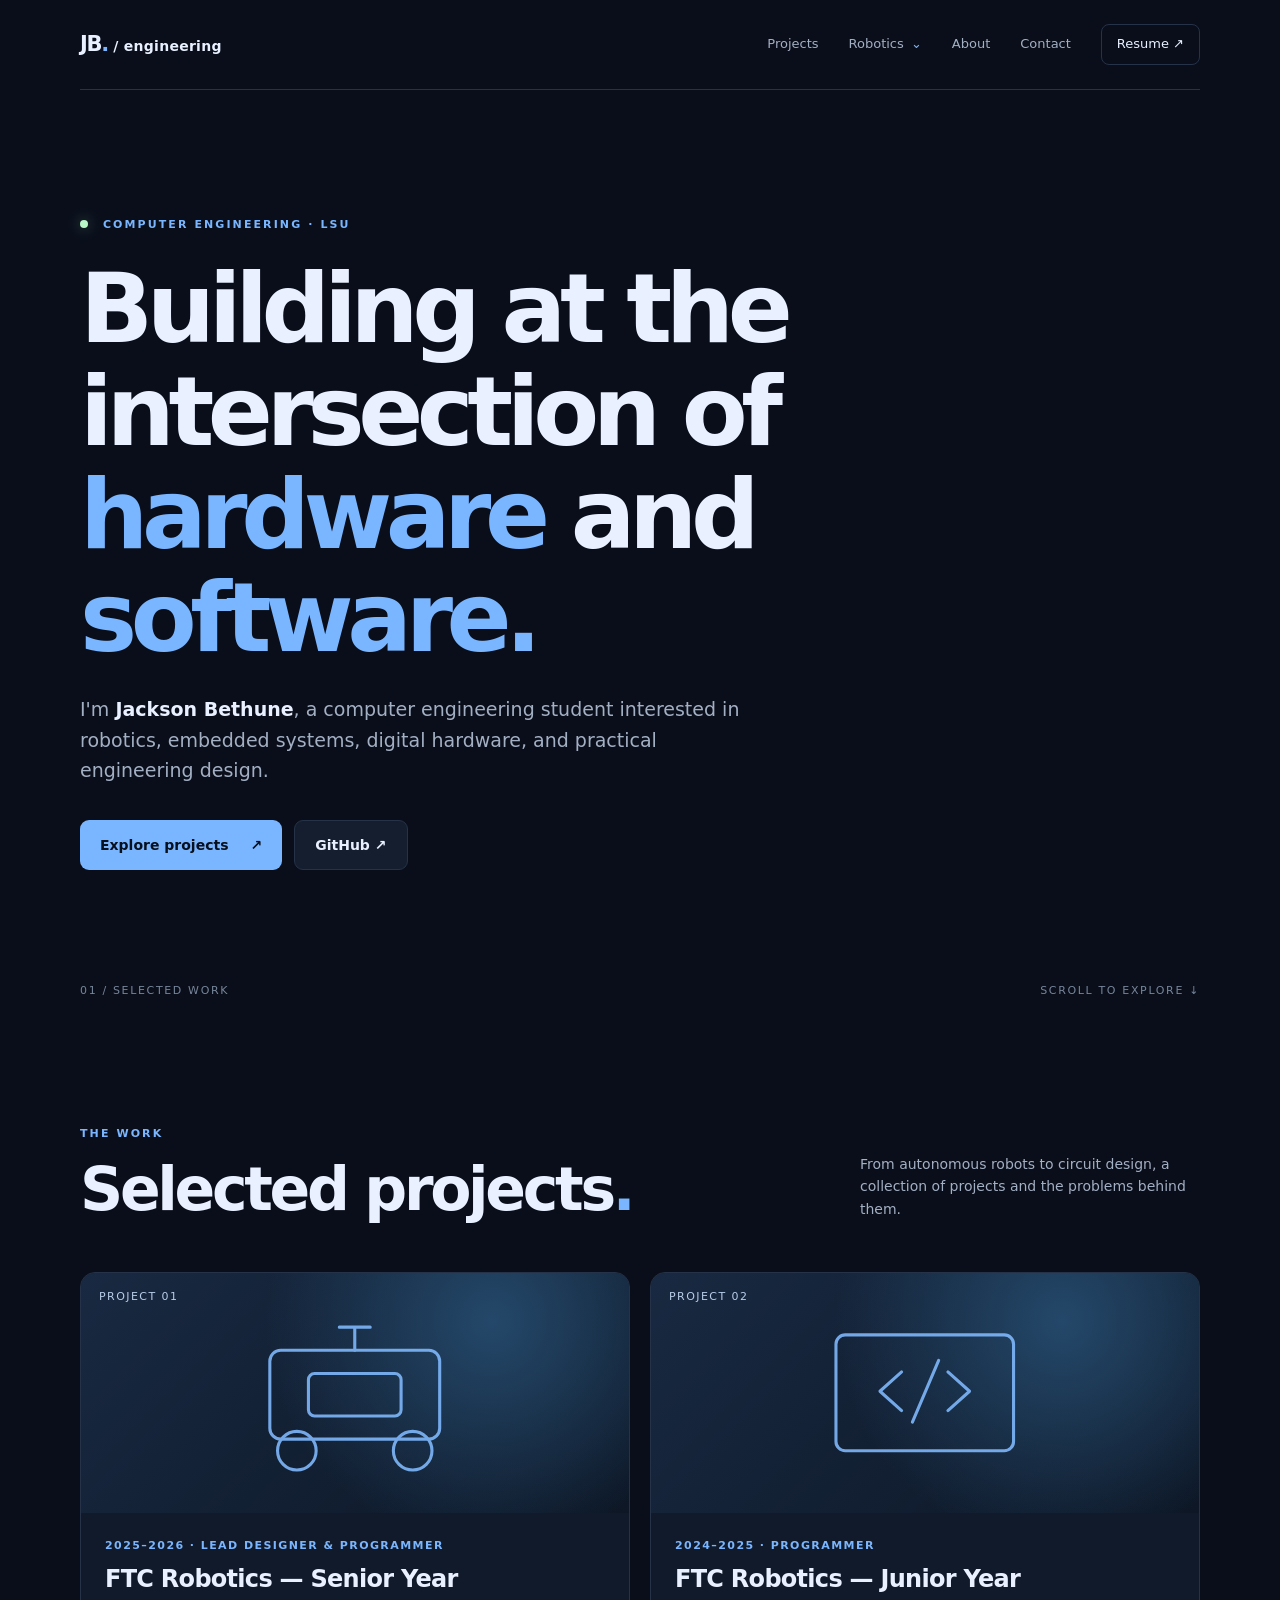
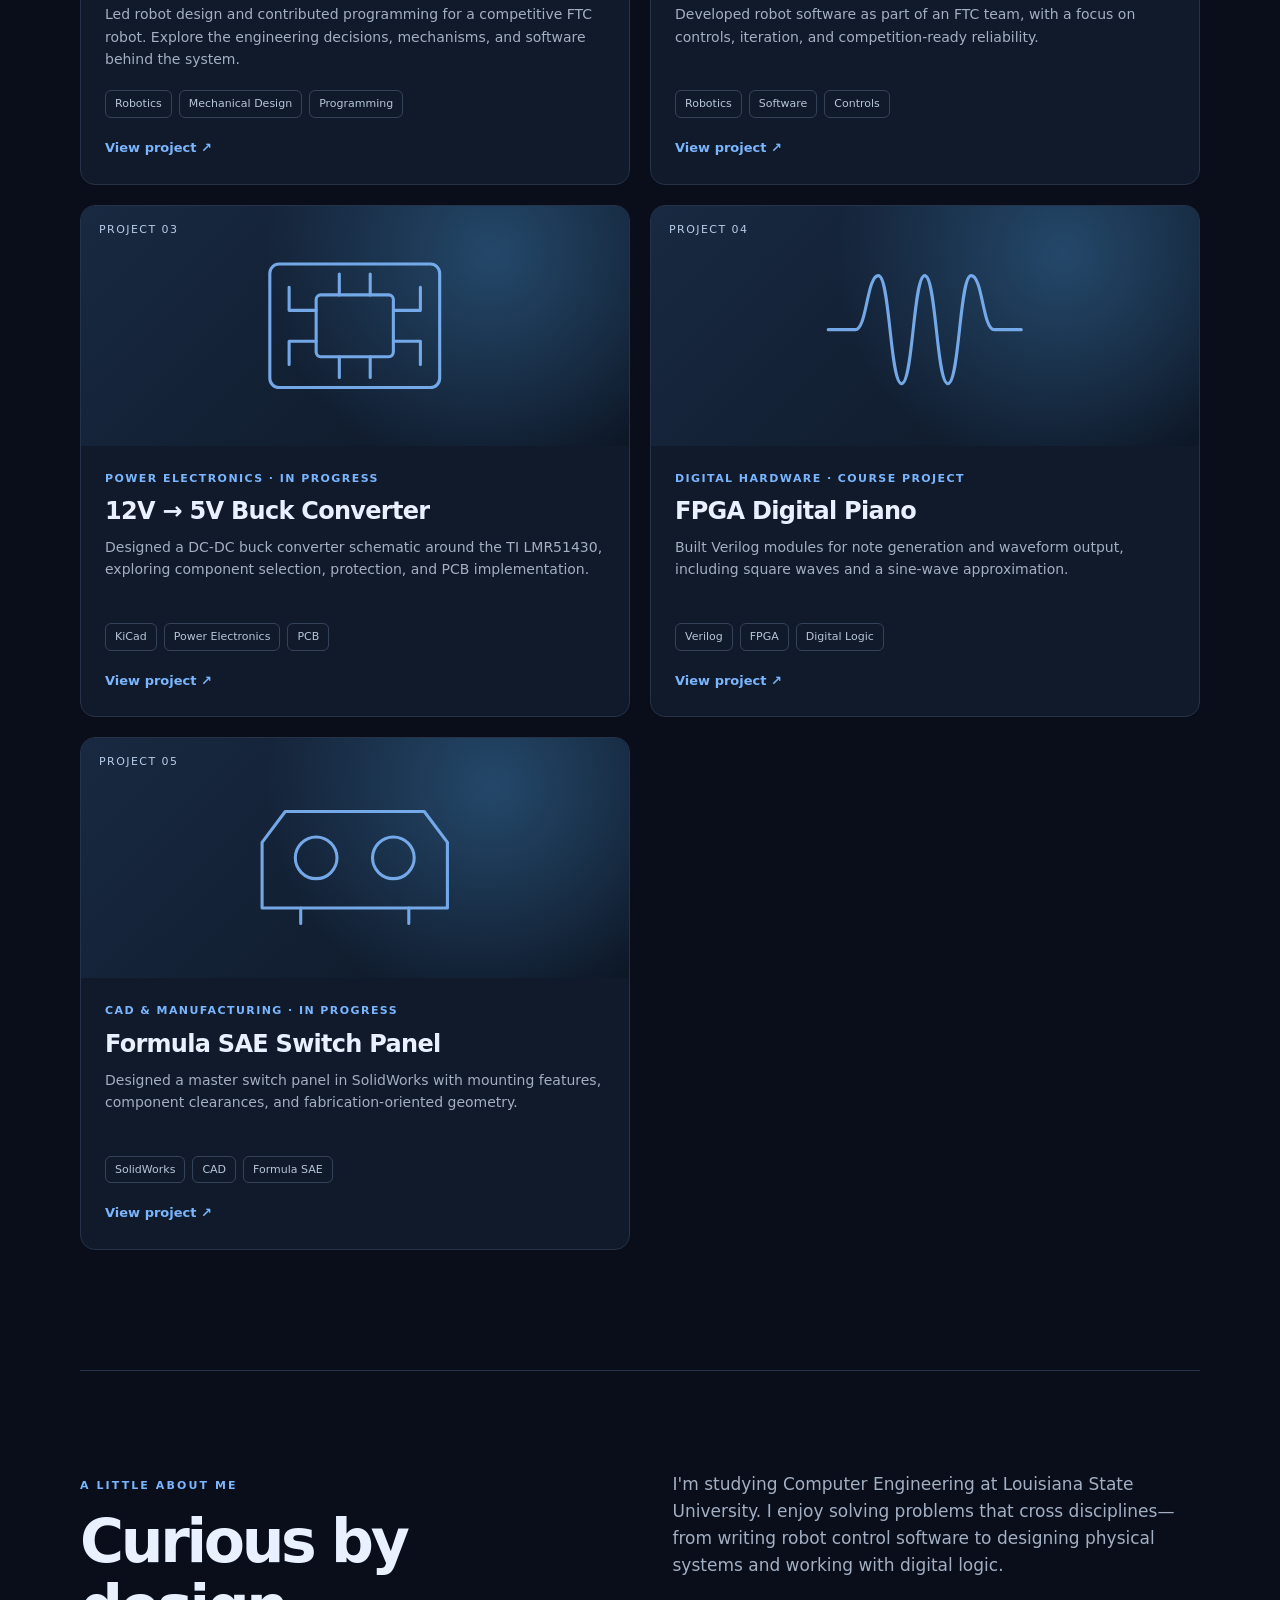
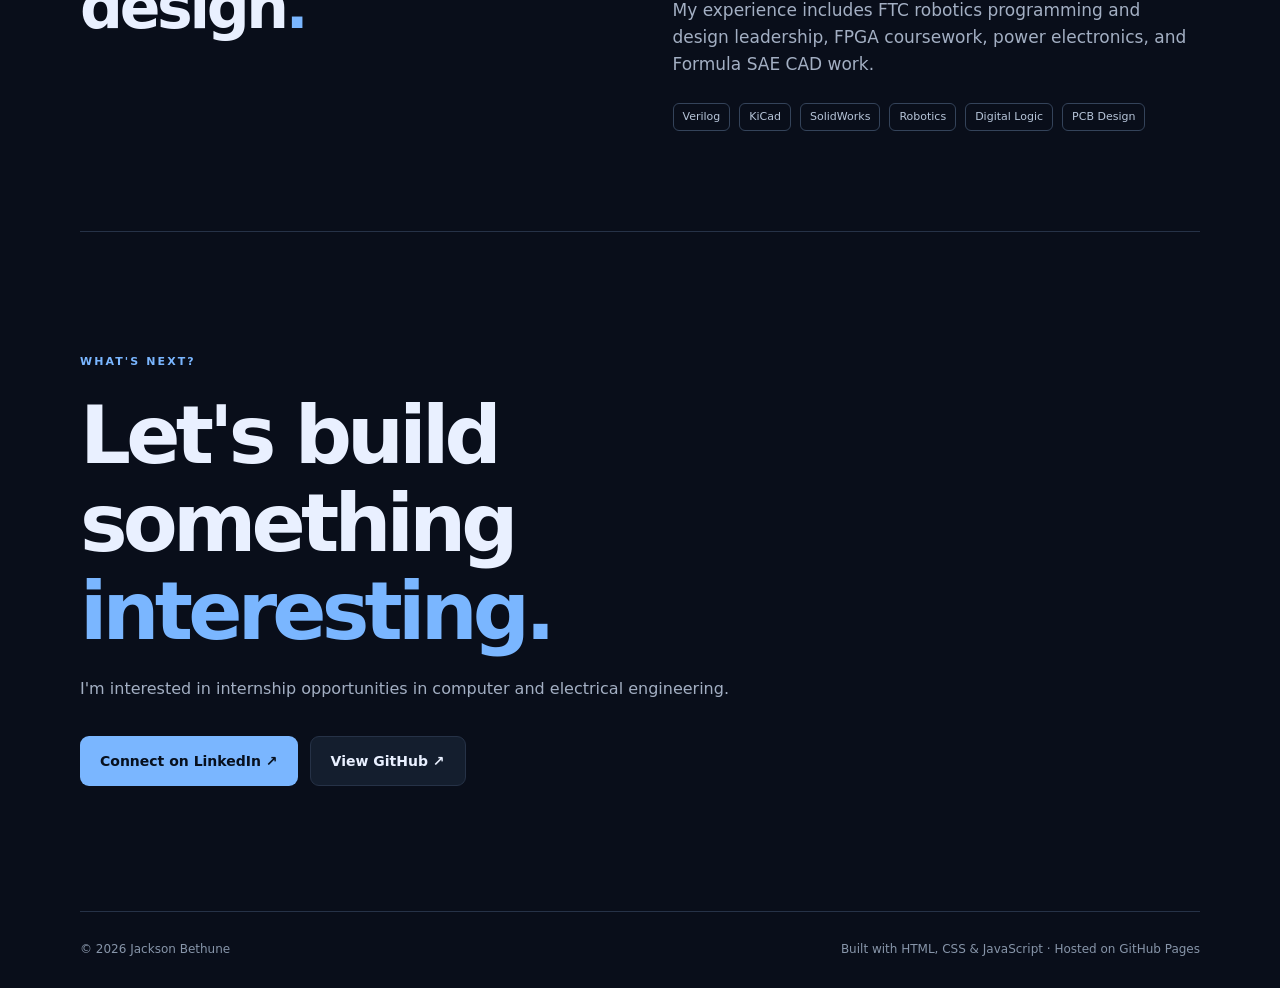
<file: index.html>
<!doctype html>
<html lang="en"><head><meta charset="utf-8"><meta name="viewport" content="width=device-width,initial-scale=1"><meta name="theme-color" content="#090e1a"><meta name="description" content="Jackson Bethune — Computer Engineering student at LSU. Robotics, electronics, FPGA and CAD projects."><title>Jackson Bethune | Engineering Portfolio</title><link rel="stylesheet" href="styles.css"></head>
<body><a class="skip" href="#main">Skip to content</a><header class="nav wrap"><a class="brand" href="#top"><span class="mark">JB<span class="dot">.</span></span> / engineering</a><nav aria-label="Main navigation"><a href="#projects">Projects</a><details class="nav-dropdown"><summary>Robotics <span aria-hidden="true">⌄</span></summary><div class="dropdown-menu"><a href="projects/ftc-junior.html">Junior Year <small>Programmer · 2024–25</small></a><a href="projects/ftc-senior.html">Senior Year <small>Lead Designer & Programmer · 2025–26</small></a></div></details><a href="#about">About</a><a href="#contact">Contact</a><a class="nav-resume" href="assets/resume.pdf" data-resume>Resume ↗</a></nav></header>
<main id="main"><section class="hero wrap" id="top"><div class="eyebrow"><span class="live"></span> COMPUTER ENGINEERING · LSU</div><h1>Building at the intersection of <em>hardware</em> and <em>software.</em></h1><p class="lede">I'm <strong>Jackson Bethune</strong>, a computer engineering student interested in robotics, embedded systems, digital hardware, and practical engineering design.</p><div class="actions"><a class="btn primary" href="#projects">Explore projects <span>↗</span></a><a class="btn secondary" href="https://github.com/coolrobots" target="_blank" rel="noopener noreferrer">GitHub ↗</a></div><div class="hero-footer"><span>01 / SELECTED WORK</span><span>SCROLL TO EXPLORE ↓</span></div></section>
<section class="projects wrap" id="projects"><div class="section-top"><div><span class="kicker">THE WORK</span><h2>Selected projects<span class="dot">.</span></h2></div><p>From autonomous robots to circuit design, a collection of projects and the problems behind them.</p></div><div id="project-grid" class="project-grid"></div></section>
<section class="about wrap" id="about"><div><span class="kicker">A LITTLE ABOUT ME</span><h2>Curious by design<span class="dot">.</span></h2></div><div><p>I'm studying Computer Engineering at Louisiana State University. I enjoy solving problems that cross disciplines—from writing robot control software to designing physical systems and working with digital logic.</p><p>My experience includes FTC robotics programming and design leadership, FPGA coursework, power electronics, and Formula SAE CAD work.</p><div class="skill-list"><span>Verilog</span><span>KiCad</span><span>SolidWorks</span><span>Robotics</span><span>Digital Logic</span><span>PCB Design</span></div></div></section>
<section class="contact wrap" id="contact"><span class="kicker">WHAT'S NEXT?</span><h2>Let's build something <em>interesting.</em></h2><p>I'm interested in internship opportunities in computer and electrical engineering.</p><div class="actions"><a class="btn primary" href="https://www.linkedin.com/" target="_blank" rel="noopener noreferrer" data-linkedin>Connect on LinkedIn ↗</a><a class="btn secondary" href="https://github.com/coolrobots" target="_blank" rel="noopener noreferrer">View GitHub ↗</a></div></section></main>
<footer class="wrap footer"><span>© <span id="year"></span> Jackson Bethune</span><span>Built with HTML, CSS & JavaScript · Hosted on GitHub Pages</span></footer><script src="script.js"></script></body></html>
</file>
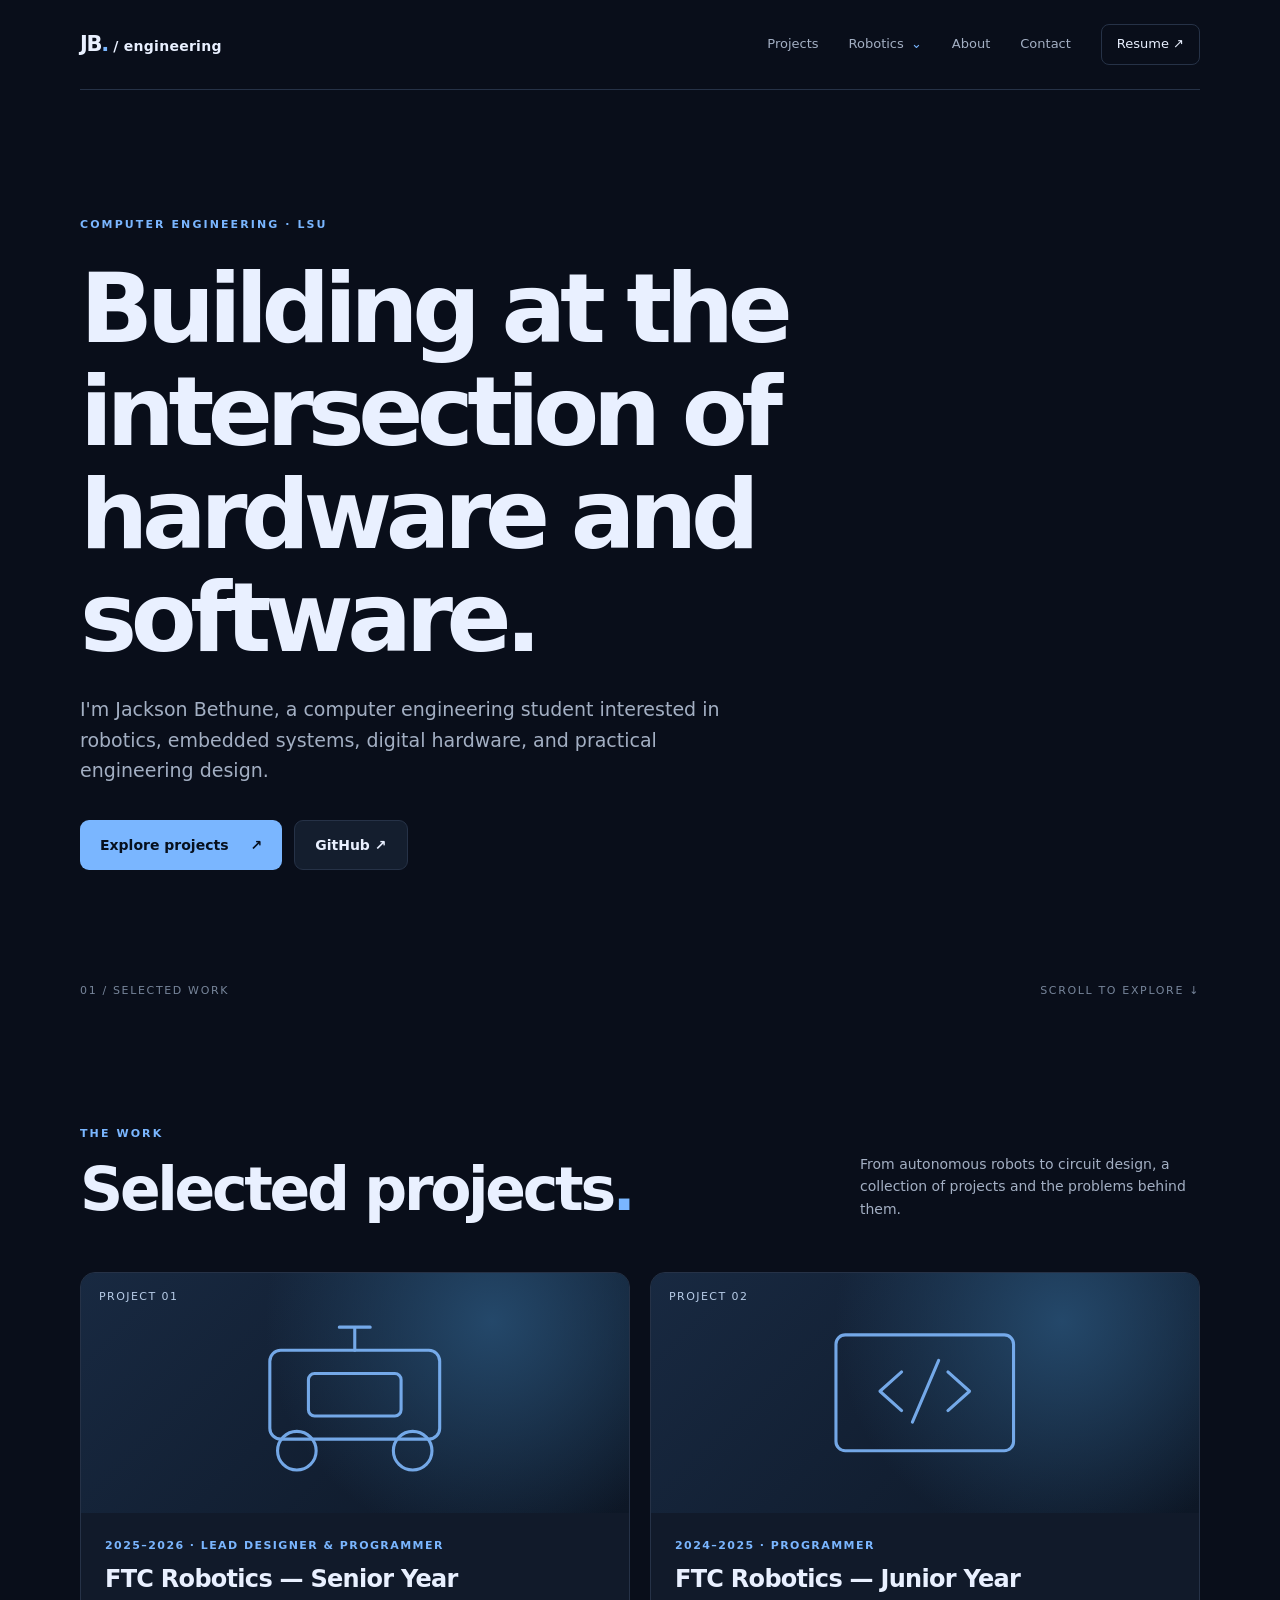
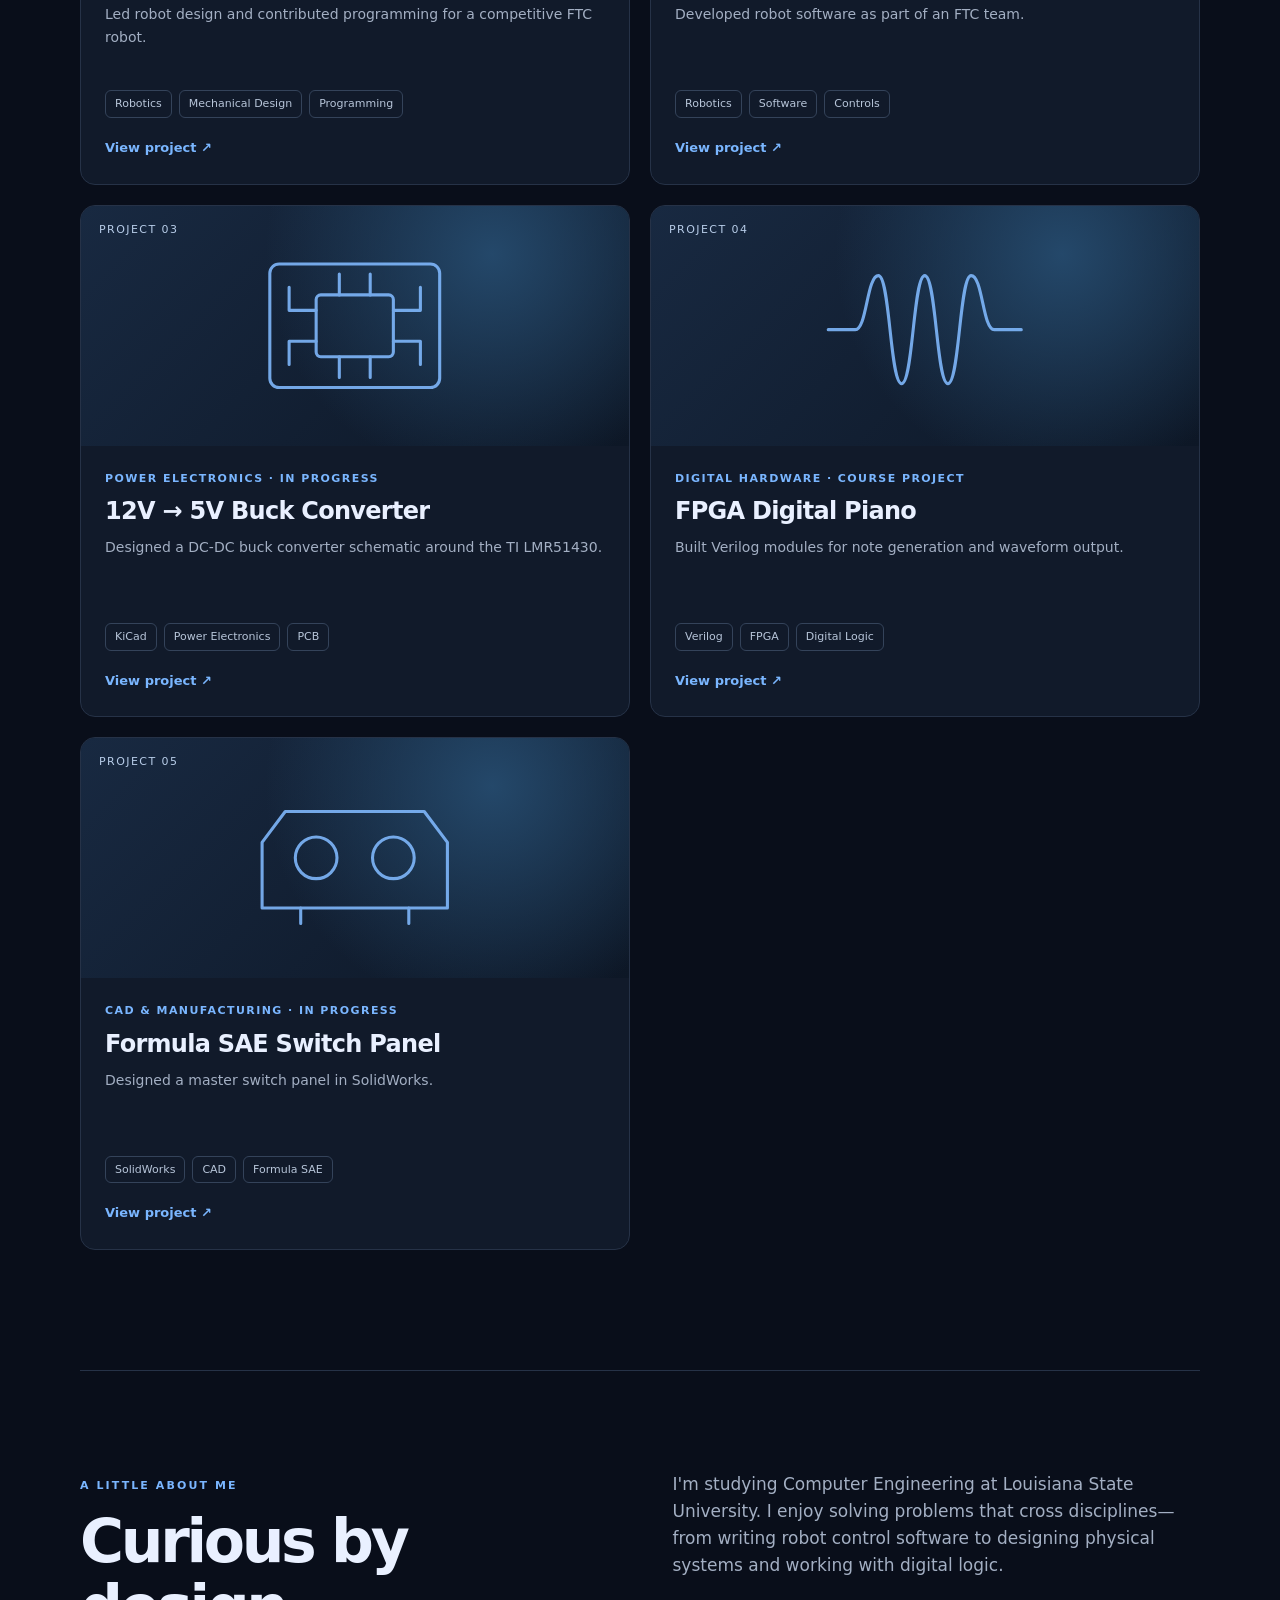
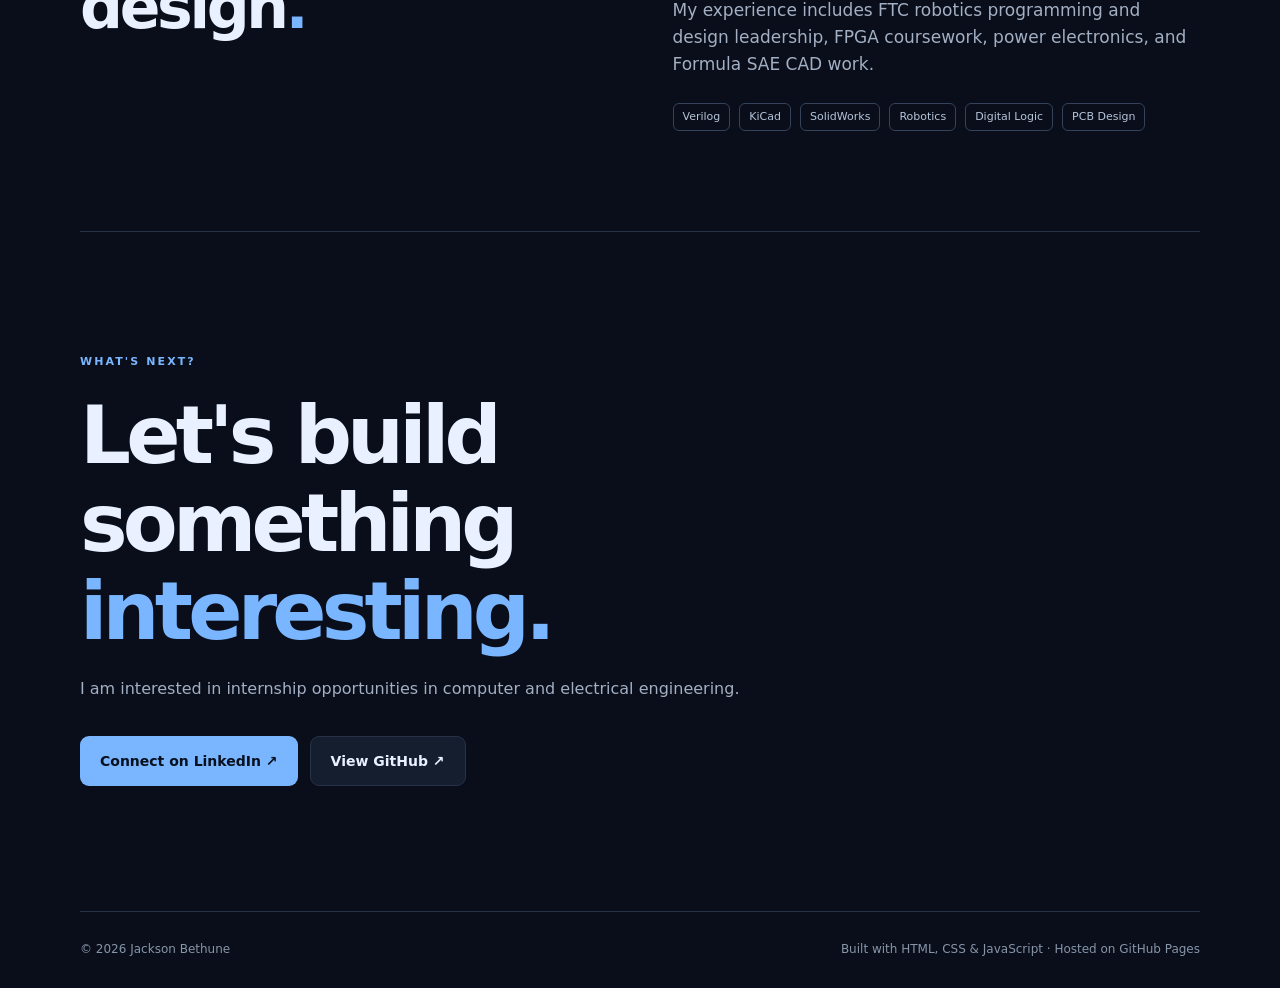
<file: engineering-portfolio-visual-editor/index.html>
<!doctype html>
<html lang="en"><head><meta charset="utf-8"><meta name="viewport" content="width=device-width,initial-scale=1"><meta name="theme-color" content="#090e1a"><meta name="description" content="Jackson Bethune — Computer Engineering student at LSU. Robotics, electronics, FPGA and CAD projects."><title>Jackson Bethune | Engineering Portfolio</title><link rel="stylesheet" href="styles.css"></head>
<body><a class="skip" href="#main">Skip to content</a><header class="nav wrap"><a class="brand" href="#top"><span class="mark">JB<span class="dot">.</span></span> / engineering</a><nav aria-label="Main navigation"><a href="#projects">Projects</a><details class="nav-dropdown"><summary>Robotics <span aria-hidden="true">⌄</span></summary><div class="dropdown-menu"><a href="projects/ftc-junior.html">Junior Year <small>Programmer · 2024–25</small></a><a href="projects/ftc-senior.html">Senior Year <small>Lead Designer & Programmer · 2025–26</small></a></div></details><a href="#about">About</a><a href="#contact">Contact</a><a class="nav-resume" href="assets/resume.pdf" data-resume>Resume ↗</a></nav></header>
<main id="main"><section class="hero wrap" id="top"><div class="eyebrow"><span class="live"></span> COMPUTER ENGINEERING · LSU</div><h1>Building at the intersection of <em>hardware</em> and <em>software.</em></h1><p class="lede">I'm <strong>Jackson Bethune</strong>, a computer engineering student interested in robotics, embedded systems, digital hardware, and practical engineering design.</p><div class="actions"><a class="btn primary" href="#projects">Explore projects <span>↗</span></a><a class="btn secondary" href="https://github.com/coolrobots" target="_blank" rel="noopener noreferrer">GitHub ↗</a></div><div class="hero-footer"><span>01 / SELECTED WORK</span><span>SCROLL TO EXPLORE ↓</span></div></section>
<section class="projects wrap" id="projects"><div class="section-top"><div><span class="kicker">THE WORK</span><h2>Selected projects<span class="dot">.</span></h2></div><p>From autonomous robots to circuit design, a collection of projects and the problems behind them.</p></div><div id="project-grid" class="project-grid"></div></section>
<section class="about wrap" id="about"><div><span class="kicker">A LITTLE ABOUT ME</span><h2>Curious by design<span class="dot">.</span></h2></div><div><p>I'm studying Computer Engineering at Louisiana State University. I enjoy solving problems that cross disciplines—from writing robot control software to designing physical systems and working with digital logic.</p><p>My experience includes FTC robotics programming and design leadership, FPGA coursework, power electronics, and Formula SAE CAD work.</p><div class="skill-list"><span>Verilog</span><span>KiCad</span><span>SolidWorks</span><span>Robotics</span><span>Digital Logic</span><span>PCB Design</span></div></div></section>
<section class="contact wrap" id="contact"><span class="kicker">WHAT'S NEXT?</span><h2>Let's build something <em>interesting.</em></h2><p>I'm interested in internship opportunities in computer and electrical engineering.</p><div class="actions"><a class="btn primary" href="https://www.linkedin.com/" target="_blank" rel="noopener noreferrer" data-linkedin>Connect on LinkedIn ↗</a><a class="btn secondary" href="https://github.com/coolrobots" target="_blank" rel="noopener noreferrer">View GitHub ↗</a></div></section></main>
<footer class="wrap footer"><span>© <span id="year"></span> Jackson Bethune</span><span>Built with HTML, CSS & JavaScript · Hosted on GitHub Pages</span></footer><script src="script.js"></script><script src="content.js"></script></body></html>
</file>
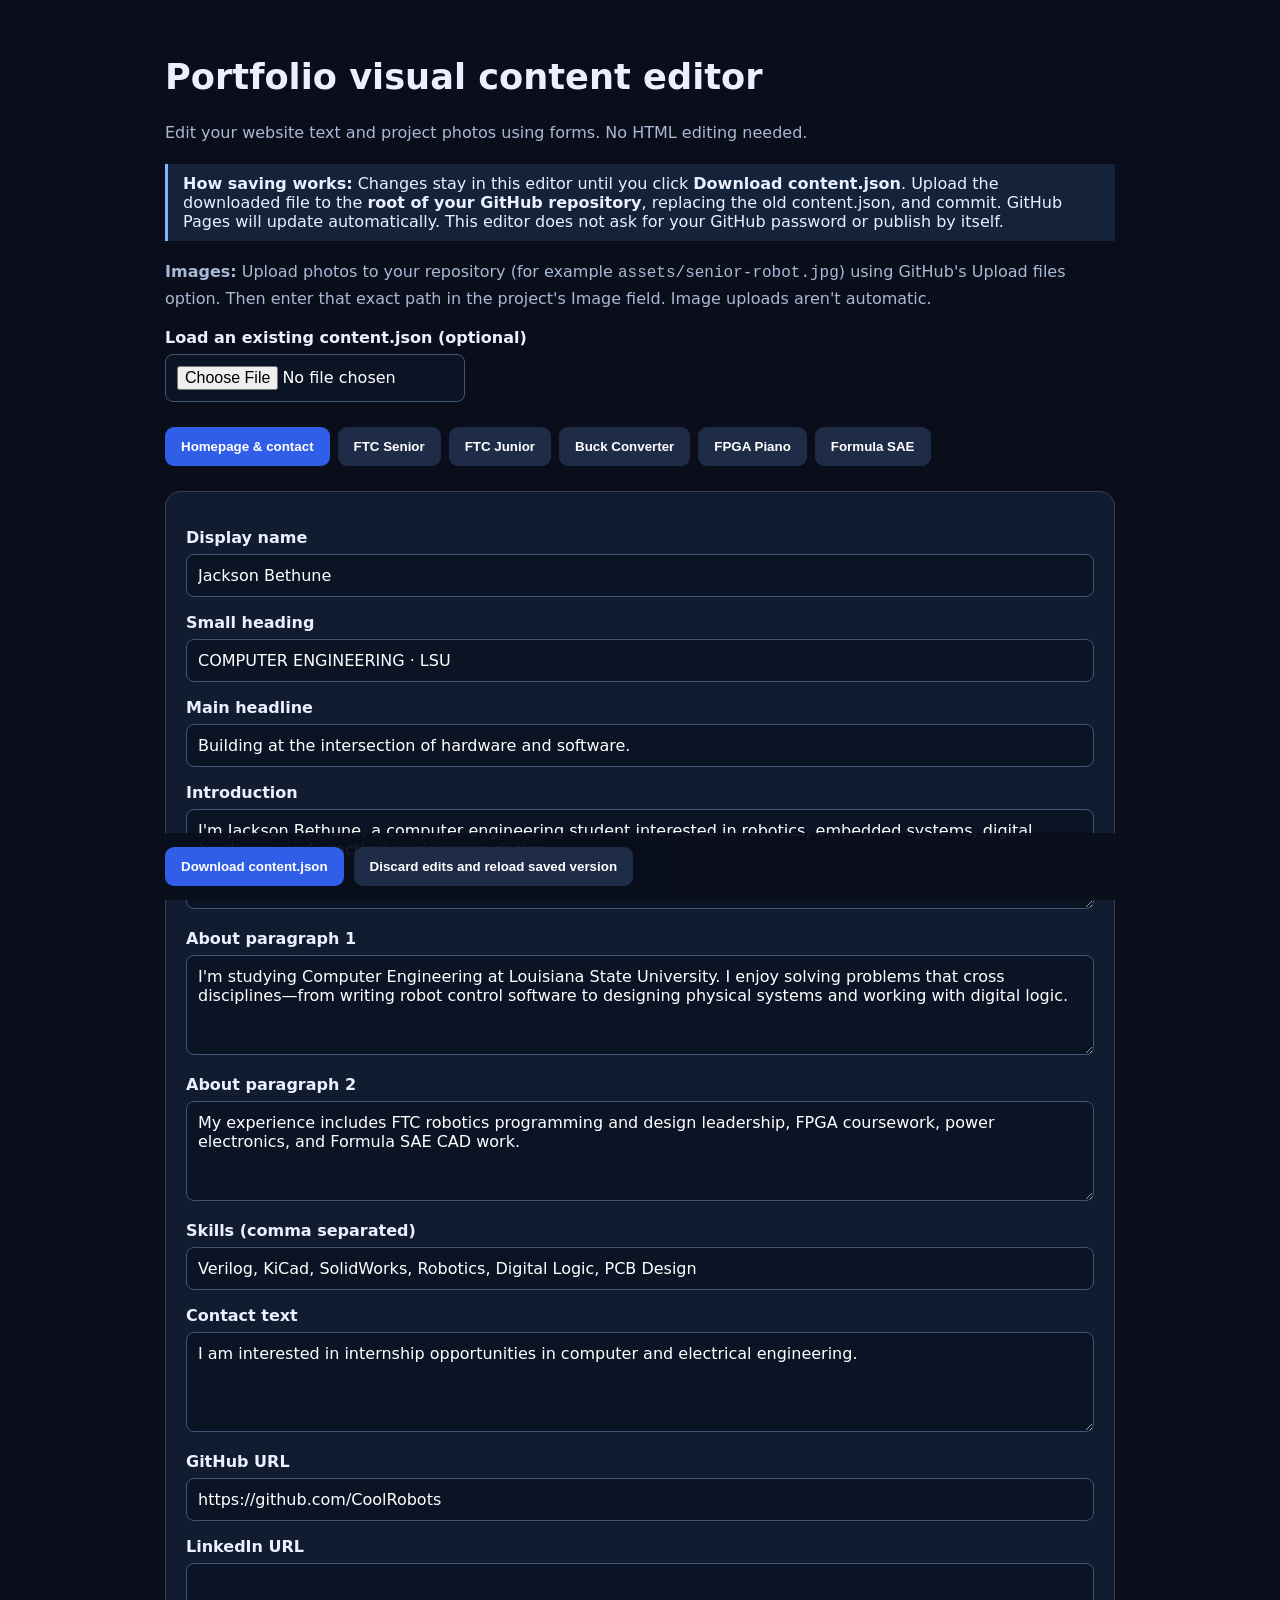
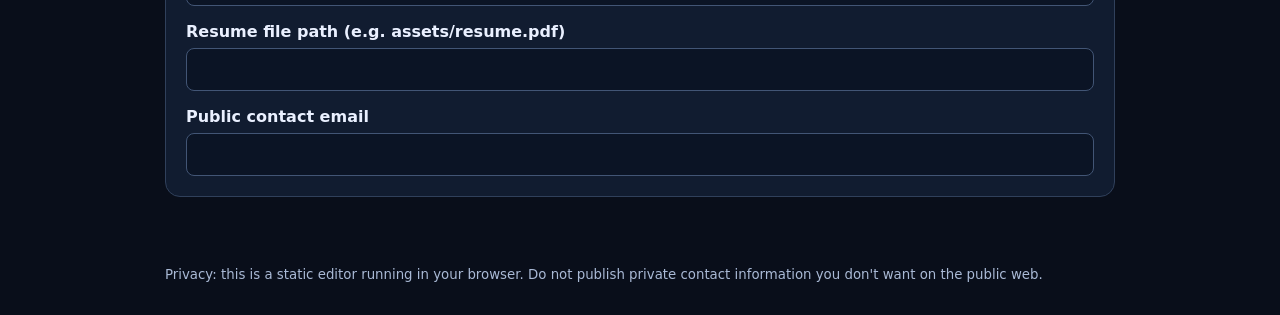
<file: engineering-portfolio-visual-editor/editor.html>
<!doctype html><html lang="en"><head><meta charset="utf-8"><meta name="viewport" content="width=device-width,initial-scale=1"><title>Portfolio Content Editor</title><style>body{background:#090e1a;color:#eaf0ff;font:16px system-ui;margin:0}main{max-width:950px;margin:auto;padding:32px 18px}h1{font-size:2.2rem}p,small{color:#a9b9d5;line-height:1.6}button,.upload{background:#315ee8;border:0;border-radius:9px;color:white;padding:12px 16px;cursor:pointer;font-weight:650}button.secondary,.upload{background:#1e2c47}nav{display:flex;flex-wrap:wrap;gap:8px;margin:25px 0}nav button.active{background:#315ee8}section{background:#111c30;border:1px solid #30405b;padding:20px;border-radius:15px}label{display:block;font-weight:650;margin:16px 0 7px}input,textarea{box-sizing:border-box;width:100%;background:#0b1425;border:1px solid #425575;border-radius:8px;color:white;font:inherit;padding:11px}textarea{min-height:100px;resize:vertical}footer{position:sticky;bottom:0;background:#090e1aee;padding:14px 0;display:flex;flex-wrap:wrap;gap:10px}a{color:#9ac5ff}.note{border-left:3px solid #80b6ff;padding:10px 15px;background:#14223a;margin:18px 0}input[type=file]{max-width:300px}</style></head><body><main><h1>Portfolio visual content editor</h1><p>Edit your website text and project photos using forms. No HTML editing needed.</p><div class="note"><strong>How saving works:</strong> Changes stay in this editor until you click <b>Download content.json</b>. Upload the downloaded file to the <b>root of your GitHub repository</b>, replacing the old content.json, and commit. GitHub Pages will update automatically. This editor does not ask for your GitHub password or publish by itself.</div><p><strong>Images:</strong> Upload photos to your repository (for example <code>assets/senior-robot.jpg</code>) using GitHub's Upload files option. Then enter that exact path in the project's Image field. Image uploads aren't automatic.</p><label>Load an existing content.json (optional)</label><input id="import" type="file" accept=".json,application/json"><nav id="tabs"></nav><section id="fields"></section><footer><button id="download">Download content.json</button><button class="secondary" id="reset">Discard edits and reload saved version</button></footer><small>Privacy: this is a static editor running in your browser. Do not publish private contact information you don't want on the public web.</small></main><script>
let data=null;const ids=['site','ftc-senior','ftc-junior','buck-converter','fpga-piano','formula-sae'];const labels=['Homepage & contact','FTC Senior','FTC Junior','Buck Converter','FPGA Piano','Formula SAE'];let selected='site';
const fieldLabels={name:'Display name',eyebrow:'Small heading',headline:'Main headline',intro:'Introduction',about:'About paragraph 1',about2:'About paragraph 2',skills:'Skills (comma separated)',contact:'Contact text',github:'GitHub URL',linkedin:'LinkedIn URL',resume:'Resume file path (e.g. assets/resume.pdf)',email:'Public contact email',title:'Project title',meta:'Project role / status',description:'Short description',tags:'Skills / tags (comma separated)',image:'Image path (e.g. assets/robot.jpg)',overview:'Overview',challenges:'Engineering challenges',results:'Results & evidence',tools:'Tools & files'};
const multiline=new Set(['intro','about','about2','contact','description','overview','challenges','results','tools']);
function render(){if(!data)return;const tabs=document.getElementById('tabs');tabs.replaceChildren();ids.forEach((id,i)=>{let b=document.createElement('button');b.textContent=labels[i];b.className=id===selected?'active':'secondary';b.onclick=()=>{selected=id;render()};tabs.append(b)});const fields=document.getElementById('fields');fields.replaceChildren();const obj=selected==='site'?data.site:data.projects[selected];if(!obj){fields.textContent='Missing project content';return}Object.keys(obj).forEach(k=>{const label=document.createElement('label');label.textContent=fieldLabels[k]||k;const el=document.createElement(multiline.has(k)?'textarea':'input');el.value=obj[k]??'';el.oninput=()=>obj[k]=el.value;fields.append(label,el)});}
async function load(){try{const r=await fetch('content.json',{cache:'no-store'});if(!r.ok)throw Error();data=await r.json();render()}catch(e){document.getElementById('fields').textContent='Could not load content.json. Open this editor on your published GitHub Pages website, or choose content.json using the file picker above.'}}
document.getElementById('import').onchange=async e=>{const f=e.target.files[0];if(!f)return;try{const x=JSON.parse(await f.text());if(!x.site||!x.projects)throw Error('Invalid format');data=x;render()}catch(e){alert('Invalid content.json: '+e.message)}};
document.getElementById('download').onclick=()=>{if(!data){alert('Load content first');return}const blob=new Blob([JSON.stringify(data,null,2)],{type:'application/json'});const url=URL.createObjectURL(blob);const a=document.createElement('a');a.href=url;a.download='content.json';a.click();setTimeout(()=>URL.revokeObjectURL(url),1000)};
document.getElementById('reset').onclick=()=>{if(confirm('Discard edits and reload the published content.json?'))load()};load();
</script></body></html>
</file>
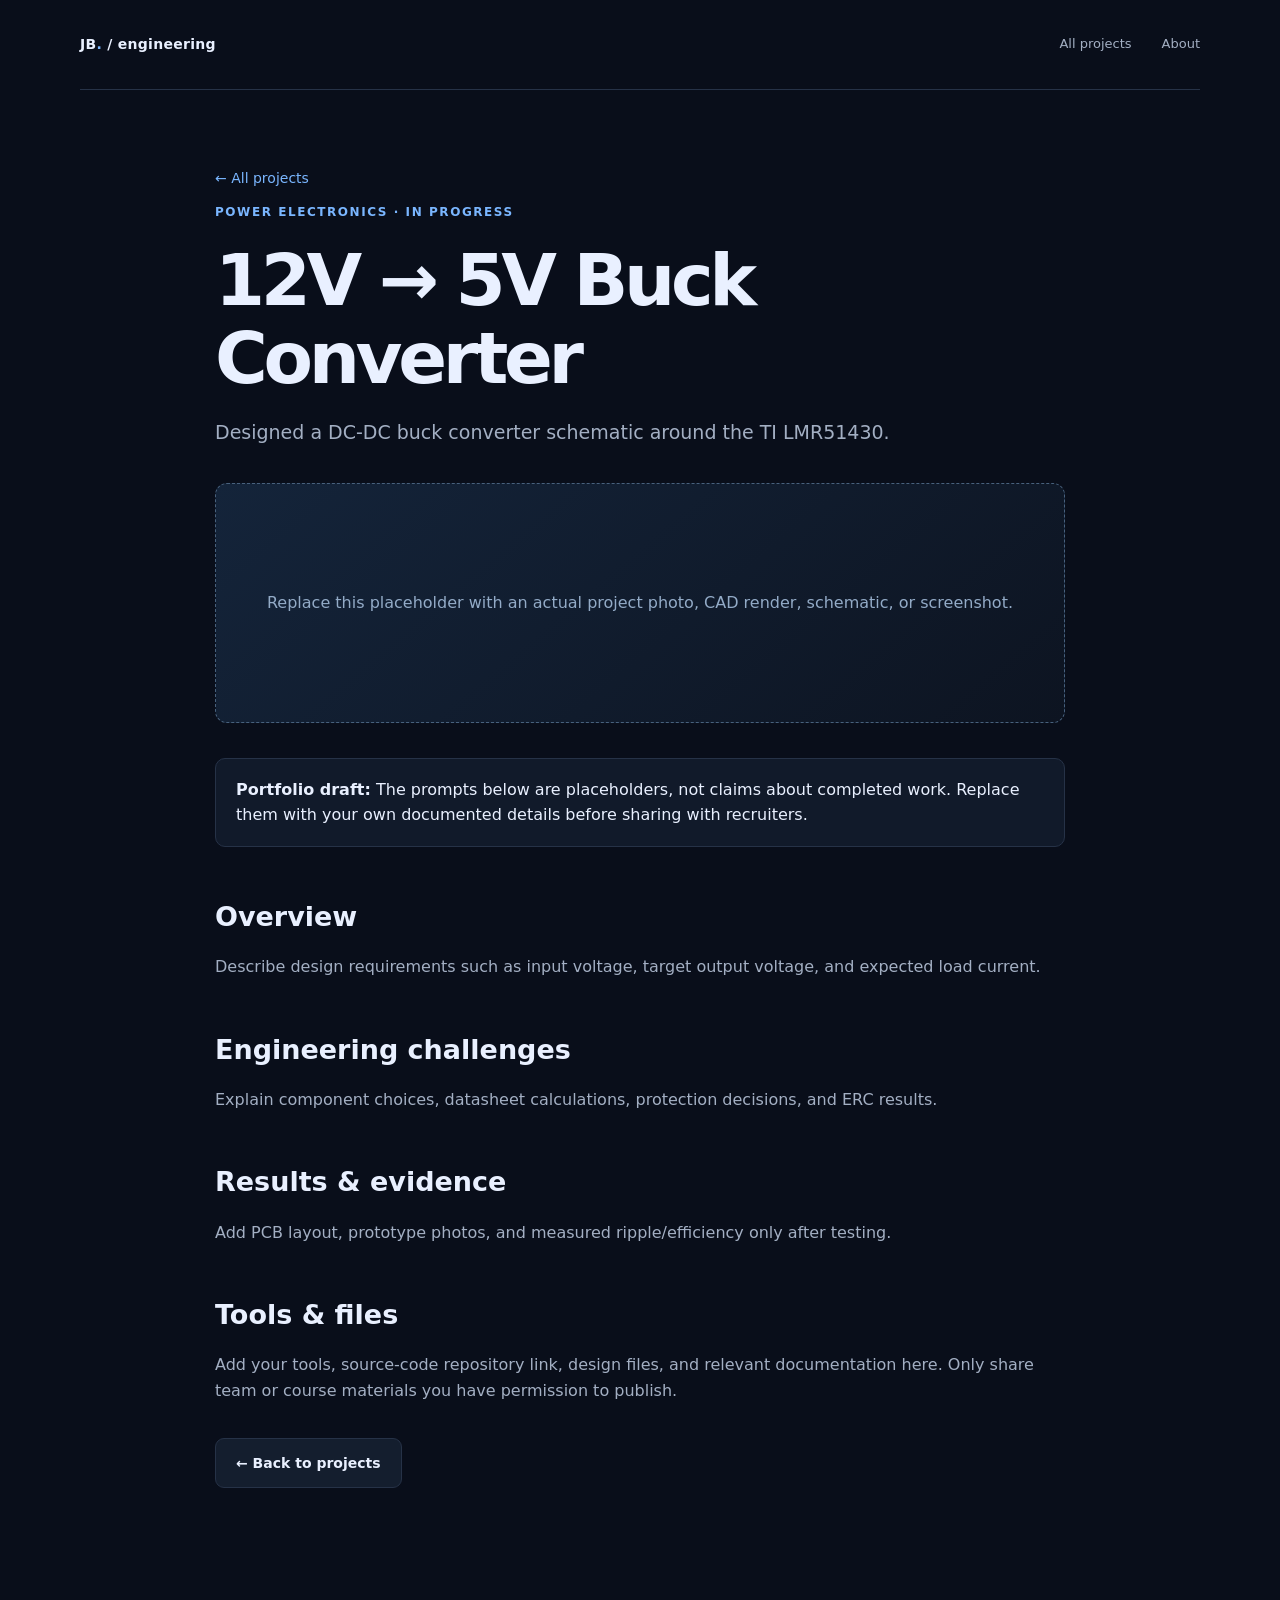
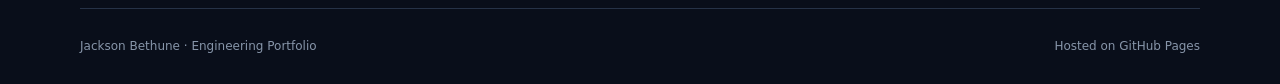
<file: engineering-portfolio-visual-editor/projects/buck-converter.html>
<!doctype html><html lang="en"><head><meta charset="utf-8"><meta name="viewport" content="width=device-width,initial-scale=1"><meta name="description" content="12V-to-5V Buck Converter engineering project by Jackson Bethune"><title>12V-to-5V Buck Converter | Jackson Bethune</title><link rel="stylesheet" href="project.css"></head><body><header class="nav wrap"><a class="brand" href="../index.html">JB<span class="dot">.</span> / engineering</a><nav><a href="../index.html#projects">All projects</a><a href="../index.html#about">About</a></nav></header><main class="detail wrap"><a class="back" href="../index.html#projects">← All projects</a><p class="tagline">POWER ELECTRONICS · IN PROGRESS</p><h1>12V-to-5V Buck Converter</h1><p class="summary">Schematic and PCB design using the TI LMR51430.</p><div class="placeholder">Replace this placeholder with an actual project photo, CAD render, schematic, or screenshot.</div><div class="notice"><strong>Portfolio draft:</strong> The prompts below are placeholders, not claims about completed work. Replace them with your own documented details before sharing with recruiters.</div><h2>Overview</h2><p>Describe design requirements such as input voltage, target output voltage, and expected load current.</p><h2>Engineering challenges</h2><p>Explain component choices, datasheet calculations, protection decisions, and ERC results.</p><h2>Results & evidence</h2><p>Add PCB layout, prototype photos, and measured ripple/efficiency only after testing.</p><h2>Tools & files</h2><p>Add your tools, source-code repository link, design files, and relevant documentation here. Only share team or course materials you have permission to publish.</p><div class="actions"><a class="btn secondary" href="../index.html#projects">← Back to projects</a></div></main><footer class="wrap footer"><span>Jackson Bethune · Engineering Portfolio</span><span>Hosted on GitHub Pages</span></footer><script src="../content.js"></script></body></html>
</file>
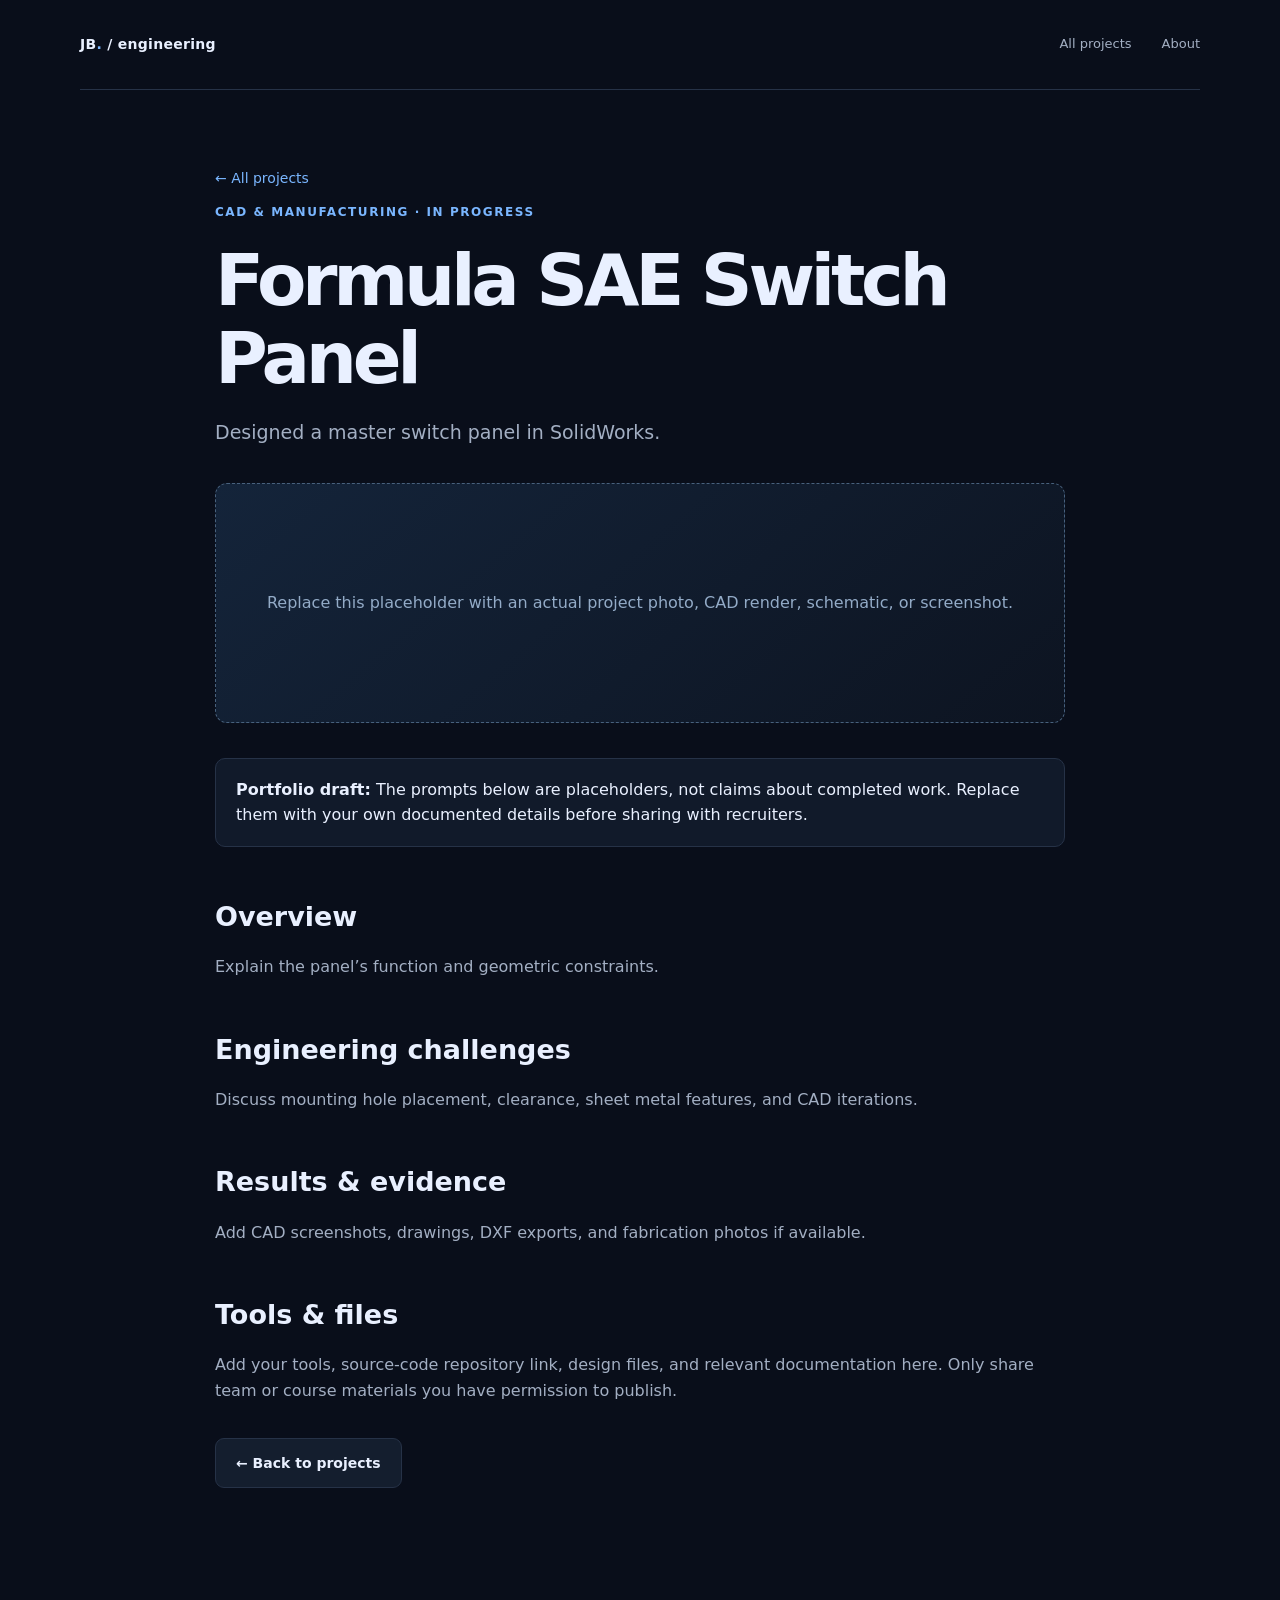
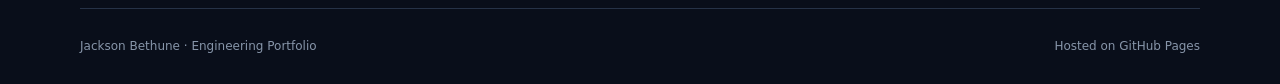
<file: engineering-portfolio-visual-editor/projects/formula-sae.html>
<!doctype html><html lang="en"><head><meta charset="utf-8"><meta name="viewport" content="width=device-width,initial-scale=1"><meta name="description" content="Formula SAE Master Switch Panel engineering project by Jackson Bethune"><title>Formula SAE Master Switch Panel | Jackson Bethune</title><link rel="stylesheet" href="project.css"></head><body><header class="nav wrap"><a class="brand" href="../index.html">JB<span class="dot">.</span> / engineering</a><nav><a href="../index.html#projects">All projects</a><a href="../index.html#about">About</a></nav></header><main class="detail wrap"><a class="back" href="../index.html#projects">← All projects</a><p class="tagline">SOLIDWORKS · CAD</p><h1>Formula SAE Master Switch Panel</h1><p class="summary">Designing a manufacturable master switch panel.</p><div class="placeholder">Replace this placeholder with an actual project photo, CAD render, schematic, or screenshot.</div><div class="notice"><strong>Portfolio draft:</strong> The prompts below are placeholders, not claims about completed work. Replace them with your own documented details before sharing with recruiters.</div><h2>Overview</h2><p>Explain the panel’s function and geometric constraints.</p><h2>Engineering challenges</h2><p>Discuss mounting hole placement, clearance, sheet metal features, and CAD iterations.</p><h2>Results & evidence</h2><p>Add CAD screenshots, drawings, DXF exports, and fabrication photos if available.</p><h2>Tools & files</h2><p>Add your tools, source-code repository link, design files, and relevant documentation here. Only share team or course materials you have permission to publish.</p><div class="actions"><a class="btn secondary" href="../index.html#projects">← Back to projects</a></div></main><footer class="wrap footer"><span>Jackson Bethune · Engineering Portfolio</span><span>Hosted on GitHub Pages</span></footer><script src="../content.js"></script></body></html>
</file>
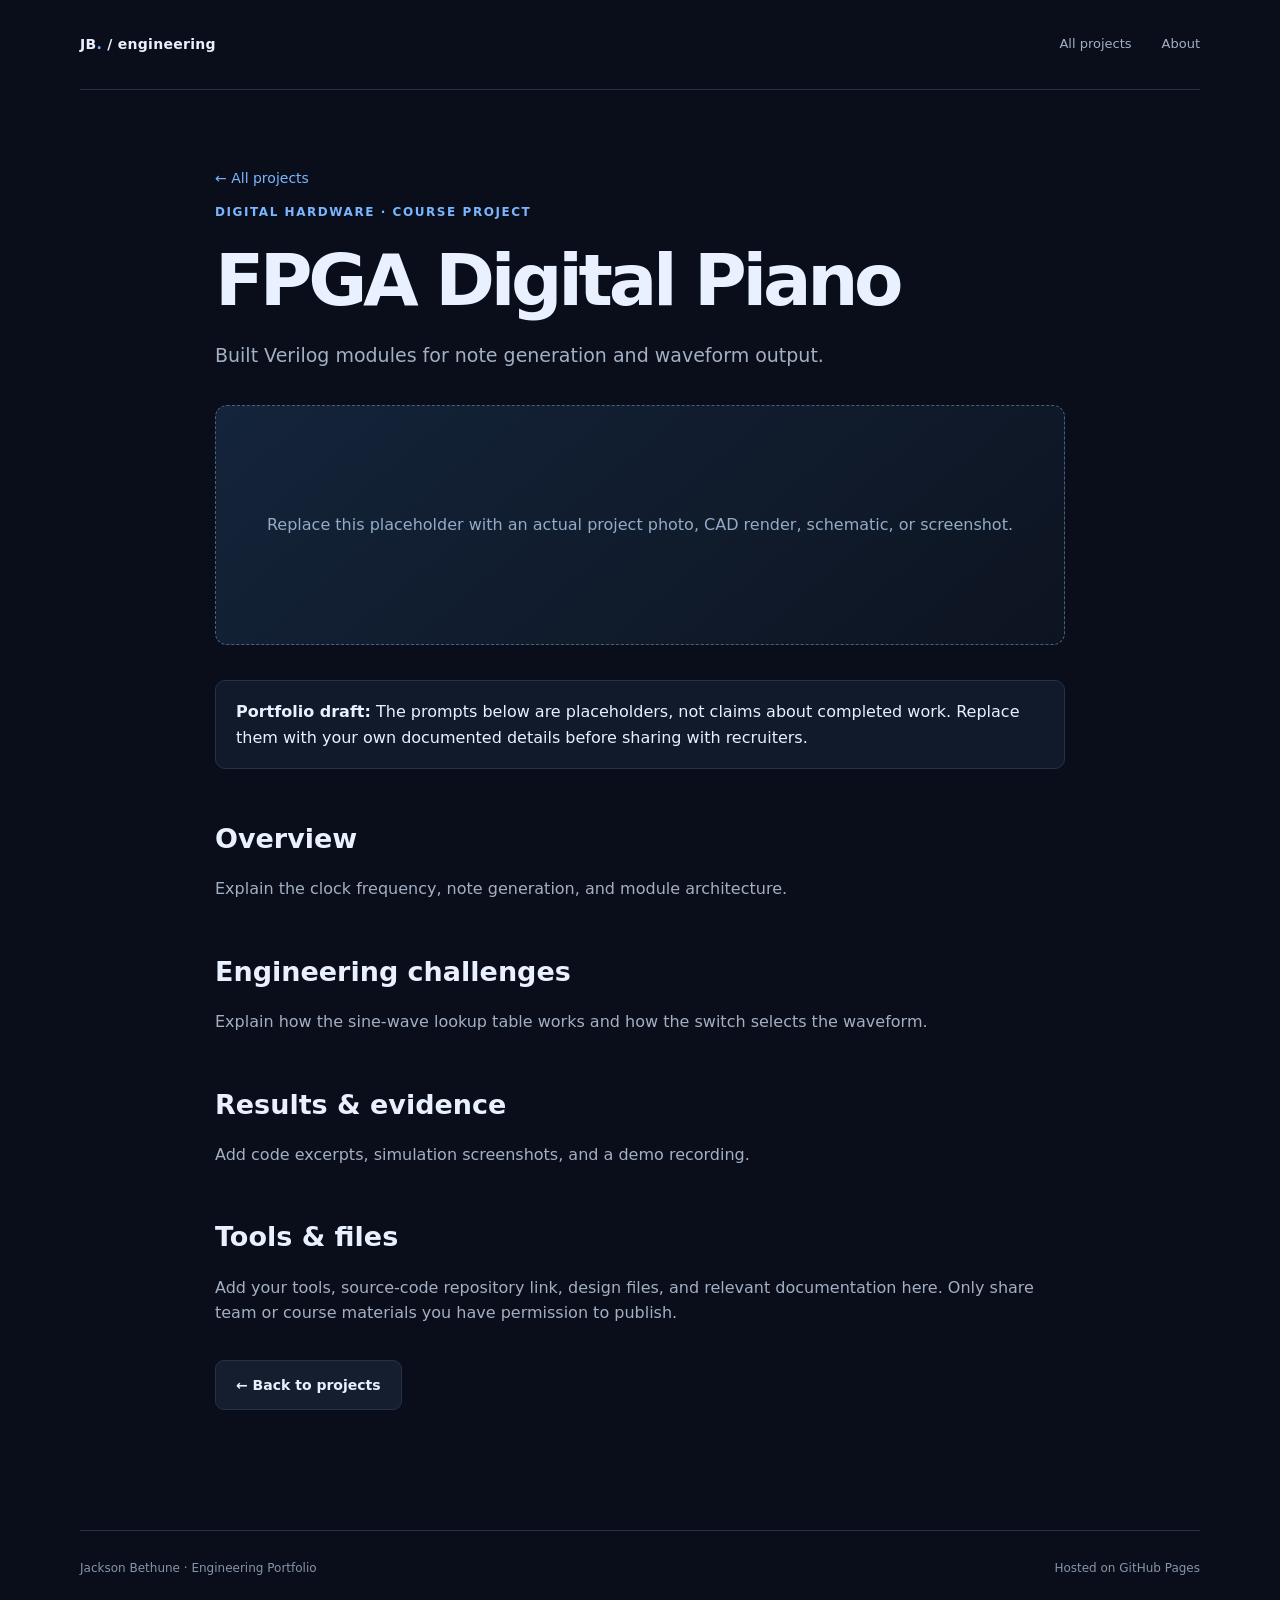
<file: engineering-portfolio-visual-editor/projects/fpga-piano.html>
<!doctype html><html lang="en"><head><meta charset="utf-8"><meta name="viewport" content="width=device-width,initial-scale=1"><meta name="description" content="FPGA Digital Piano engineering project by Jackson Bethune"><title>FPGA Digital Piano | Jackson Bethune</title><link rel="stylesheet" href="project.css"></head><body><header class="nav wrap"><a class="brand" href="../index.html">JB<span class="dot">.</span> / engineering</a><nav><a href="../index.html#projects">All projects</a><a href="../index.html#about">About</a></nav></header><main class="detail wrap"><a class="back" href="../index.html#projects">← All projects</a><p class="tagline">VERILOG · DIGITAL HARDWARE</p><h1>FPGA Digital Piano</h1><p class="summary">Generating musical notes with FPGA digital logic.</p><div class="placeholder">Replace this placeholder with an actual project photo, CAD render, schematic, or screenshot.</div><div class="notice"><strong>Portfolio draft:</strong> The prompts below are placeholders, not claims about completed work. Replace them with your own documented details before sharing with recruiters.</div><h2>Overview</h2><p>Explain the clock frequency, note generation, and module architecture.</p><h2>Engineering challenges</h2><p>Explain how the sine-wave lookup table works and how the switch selects the waveform.</p><h2>Results & evidence</h2><p>Add code excerpts, simulation screenshots, and a demo recording.</p><h2>Tools & files</h2><p>Add your tools, source-code repository link, design files, and relevant documentation here. Only share team or course materials you have permission to publish.</p><div class="actions"><a class="btn secondary" href="../index.html#projects">← Back to projects</a></div></main><footer class="wrap footer"><span>Jackson Bethune · Engineering Portfolio</span><span>Hosted on GitHub Pages</span></footer><script src="../content.js"></script></body></html>
</file>
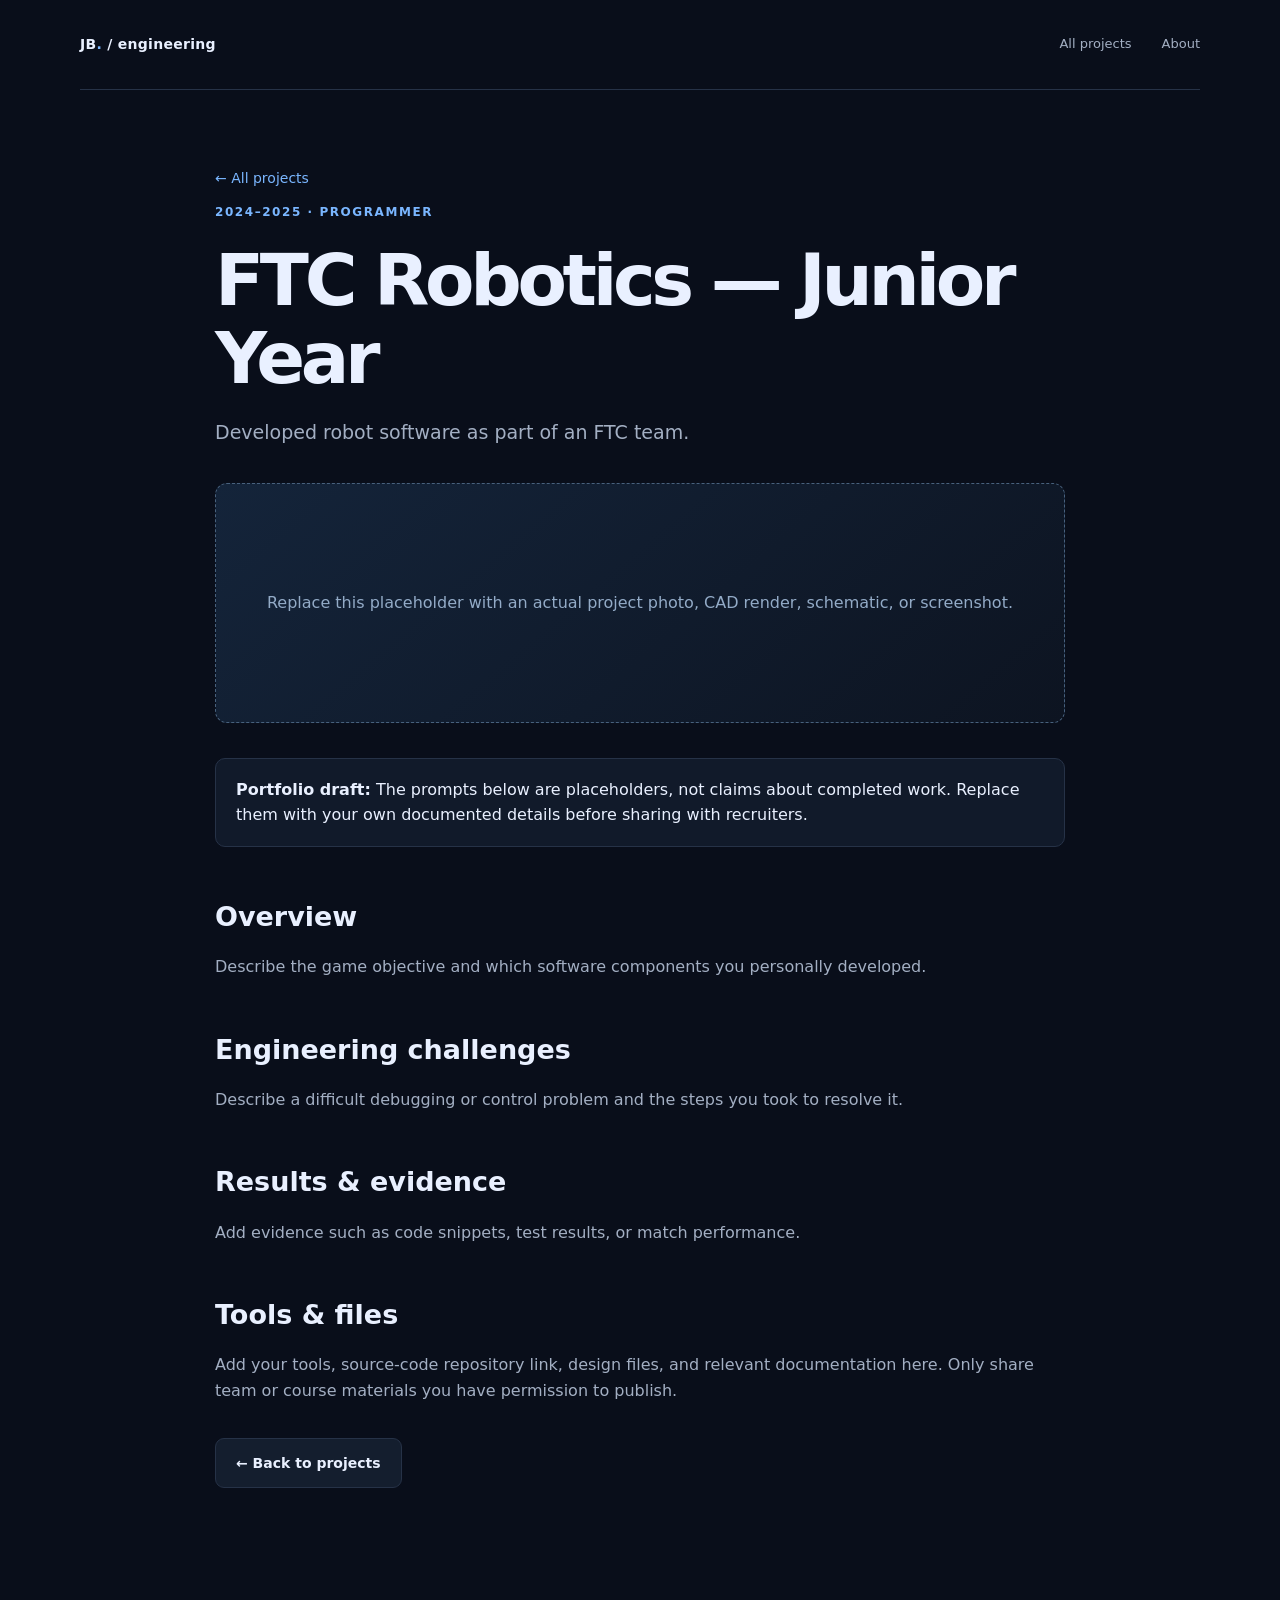
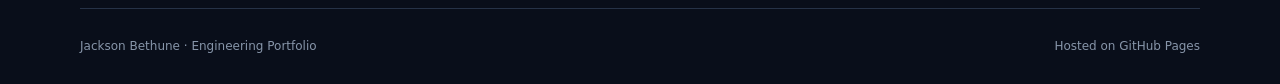
<file: engineering-portfolio-visual-editor/projects/ftc-junior.html>
<!doctype html><html lang="en"><head><meta charset="utf-8"><meta name="viewport" content="width=device-width,initial-scale=1"><meta name="description" content="FTC Robotics — Junior Year engineering project by Jackson Bethune"><title>FTC Robotics — Junior Year | Jackson Bethune</title><link rel="stylesheet" href="project.css"></head><body><header class="nav wrap"><a class="brand" href="../index.html">JB<span class="dot">.</span> / engineering</a><nav><a href="../index.html#projects">All projects</a><a href="../index.html#about">About</a></nav></header><main class="detail wrap"><a class="back" href="../index.html#projects">← All projects</a><p class="tagline">PROGRAMMER · 2024–2025</p><h1>FTC Robotics — Junior Year</h1><p class="summary">Developing reliable robot software for FTC competition.</p><div class="placeholder">Replace this placeholder with an actual project photo, CAD render, schematic, or screenshot.</div><div class="notice"><strong>Portfolio draft:</strong> The prompts below are placeholders, not claims about completed work. Replace them with your own documented details before sharing with recruiters.</div><h2>Overview</h2><p>Describe the game objective and which software components you personally developed.</p><h2>Engineering challenges</h2><p>Describe a difficult debugging or control problem and the steps you took to resolve it.</p><h2>Results & evidence</h2><p>Add evidence such as code snippets, test results, or match performance.</p><h2>Tools & files</h2><p>Add your tools, source-code repository link, design files, and relevant documentation here. Only share team or course materials you have permission to publish.</p><div class="actions"><a class="btn secondary" href="../index.html#projects">← Back to projects</a></div></main><footer class="wrap footer"><span>Jackson Bethune · Engineering Portfolio</span><span>Hosted on GitHub Pages</span></footer><script src="../content.js"></script></body></html>
</file>
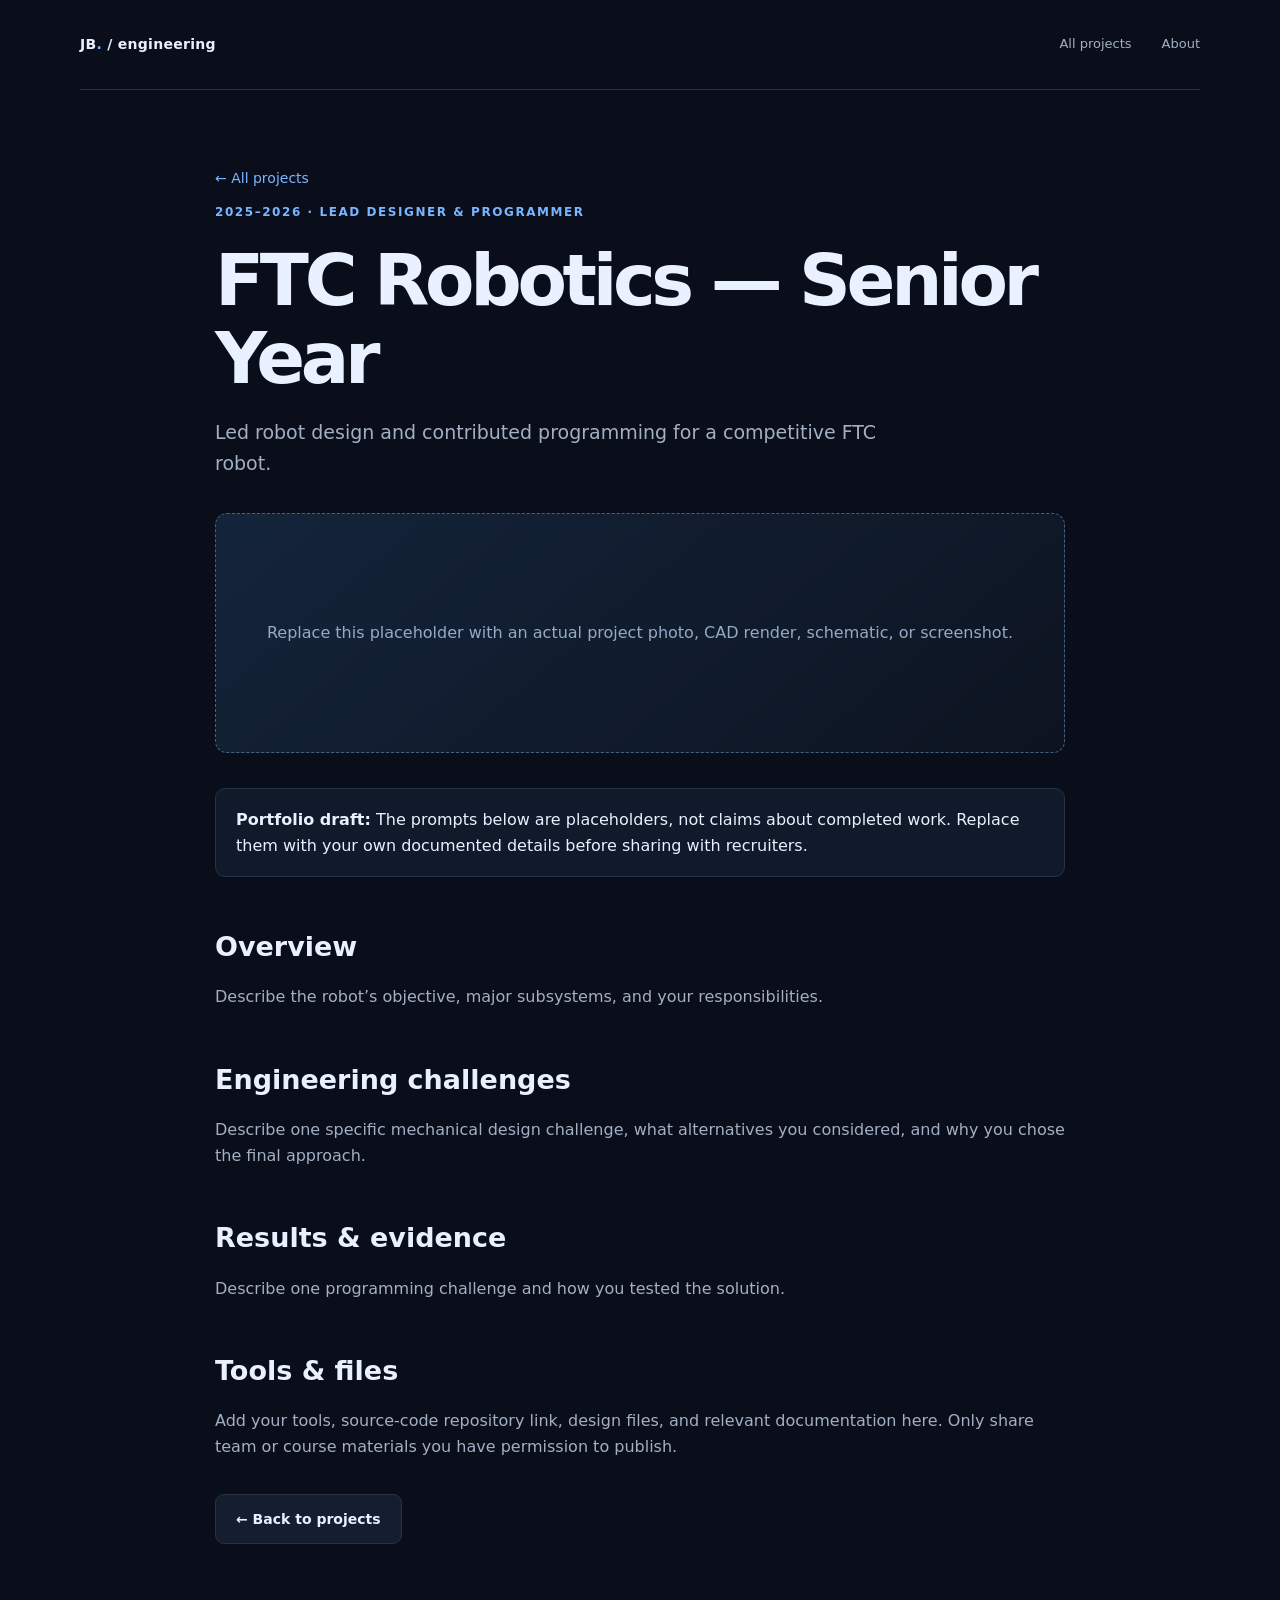
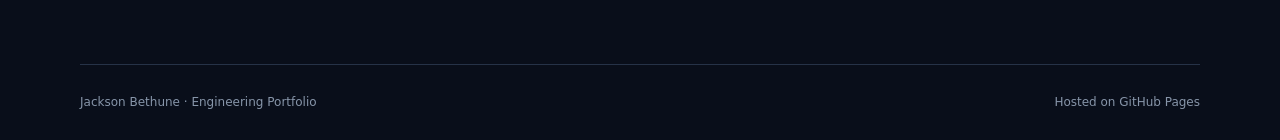
<file: engineering-portfolio-visual-editor/projects/ftc-senior.html>
<!doctype html><html lang="en"><head><meta charset="utf-8"><meta name="viewport" content="width=device-width,initial-scale=1"><meta name="description" content="FTC Robotics — Senior Year engineering project by Jackson Bethune"><title>FTC Robotics — Senior Year | Jackson Bethune</title><link rel="stylesheet" href="project.css"></head><body><header class="nav wrap"><a class="brand" href="../index.html">JB<span class="dot">.</span> / engineering</a><nav><a href="../index.html#projects">All projects</a><a href="../index.html#about">About</a></nav></header><main class="detail wrap"><a class="back" href="../index.html#projects">← All projects</a><p class="tagline">LEAD DESIGNER &amp; PROGRAMMER · 2025–2026</p><h1>FTC Robotics — Senior Year</h1><p class="summary">Robot design, software, and systems integration.</p><div class="placeholder">Replace this placeholder with an actual project photo, CAD render, schematic, or screenshot.</div><div class="notice"><strong>Portfolio draft:</strong> The prompts below are placeholders, not claims about completed work. Replace them with your own documented details before sharing with recruiters.</div><h2>Overview</h2><p>Describe the robot’s objective, major subsystems, and your responsibilities.</p><h2>Engineering challenges</h2><p>Describe one specific mechanical design challenge, what alternatives you considered, and why you chose the final approach.</p><h2>Results & evidence</h2><p>Describe one programming challenge and how you tested the solution.</p><h2>Tools & files</h2><p>Add your tools, source-code repository link, design files, and relevant documentation here. Only share team or course materials you have permission to publish.</p><div class="actions"><a class="btn secondary" href="../index.html#projects">← Back to projects</a></div></main><footer class="wrap footer"><span>Jackson Bethune · Engineering Portfolio</span><span>Hosted on GitHub Pages</span></footer><script src="../content.js"></script></body></html>
</file>
<file: styles.css>
:root{color-scheme:dark;--bg:#090e1a;--surface:#111a2a;--line:#263247;--text:#e9f0ff;--muted:#a3afc3;--accent:#7ab6ff;--lime:#b8f5c7}*{box-sizing:border-box}html{scroll-behavior:smooth}body{margin:0;background:var(--bg);color:var(--text);font-family:Inter,ui-sans-serif,system-ui,-apple-system,Segoe UI,sans-serif;line-height:1.6}a{color:inherit;text-decoration:none}a:focus-visible,button:focus-visible{outline:3px solid var(--accent);outline-offset:4px}.wrap{width:min(1120px,calc(100% - 48px));margin-inline:auto}.skip{position:absolute;left:-9999px}.skip:focus{left:20px;top:20px;background:white;color:black;padding:10px;z-index:20}.nav{height:90px;display:flex;align-items:center;justify-content:space-between;border-bottom:1px solid var(--line)}.brand{font-weight:650;font-size:14px;letter-spacing:.02em}.mark{font-size:21px;letter-spacing:-.06em}.dot{color:var(--accent)}nav{display:flex;align-items:center;gap:30px}nav a{font-size:13px;color:var(--muted)}nav a:hover{color:var(--text)}nav .nav-resume{border:1px solid var(--line);padding:9px 15px;border-radius:8px;color:var(--text)}.hero{padding:126px 0 34px;min-height:680px}.eyebrow,.kicker{font-size:11px;letter-spacing:.19em;font-weight:750;color:var(--accent)}.live{display:inline-block;width:8px;height:8px;border-radius:50%;background:var(--lime);margin-right:9px;box-shadow:0 0 16px #b8f5c777}.hero h1{font-size:clamp(48px,7.5vw,98px);line-height:1.075;letter-spacing:-.067em;max-width:990px;margin:24px 0}.hero h1 em,.contact h2 em{font-style:normal;color:var(--accent)}.lede{max-width:660px;font-size:19px;color:var(--muted)}.lede strong{color:var(--text);font-weight:650}.actions{display:flex;gap:12px;flex-wrap:wrap;margin-top:34px}.btn{padding:13px 20px;border-radius:9px;font-weight:650;font-size:14px;display:inline-flex;gap:22px;align-items:center;transition:transform .2s,background .2s}.btn:hover{transform:translateY(-2px)}.primary{background:var(--accent);color:#07101e}.secondary{border:1px solid var(--line);background:#141e2e}.hero-footer{margin-top:112px;display:flex;justify-content:space-between;color:#77859a;font-size:11px;letter-spacing:.15em}.projects{padding:85px 0 120px}.section-top{display:flex;justify-content:space-between;align-items:end;gap:35px;margin-bottom:38px}.section-top h2,.about h2{font-size:clamp(35px,5vw,60px);letter-spacing:-.055em;line-height:1.1;margin:12px 0}.section-top p{max-width:340px;color:var(--muted);font-size:14px}.project-grid{display:grid;grid-template-columns:repeat(2,minmax(0,1fr));gap:20px}.project-card{background:var(--surface);border:1px solid var(--line);border-radius:15px;overflow:hidden;transition:transform .2s,border-color .2s}.project-card:hover{transform:translateY(-4px);border-color:#56769f}.project-art{height:240px;position:relative;display:flex;align-items:center;justify-content:center;overflow:hidden;background:radial-gradient(circle at 75% 20%,#24486a 0%,transparent 50%),linear-gradient(135deg,#182941,#0d1726)}.project-art svg{width:74%;height:74%;opacity:.88}.project-art img{width:100%;height:100%;object-fit:cover}.art-number{position:absolute;top:15px;left:18px;font-size:11px;letter-spacing:.13em;color:#b7cce8}.project-body{padding:24px}.project-meta{color:var(--accent);font-size:11px;letter-spacing:.13em;font-weight:700}.project-body h3{font-size:24px;letter-spacing:-.03em;line-height:1.2;margin:10px 0}.project-body p{font-size:14px;color:var(--muted);min-height:70px;margin:0 0 17px}.tags{display:flex;flex-wrap:wrap;gap:7px}.tags span,.skill-list span{border:1px solid #34435a;border-radius:6px;padding:4px 9px;color:#b7c5d9;font-size:11px}.project-link{display:inline-block;margin-top:20px;color:var(--accent);font-weight:650;font-size:13px}.about{border-top:1px solid var(--line);padding:100px 0;display:grid;grid-template-columns:1fr 1fr;gap:65px}.about p{color:var(--muted);font-size:17px;margin-top:0}.skill-list{display:flex;gap:9px;flex-wrap:wrap;margin-top:25px}.contact{border-top:1px solid var(--line);padding:115px 0 125px}.contact h2{font-size:clamp(44px,7vw,80px);letter-spacing:-.06em;line-height:1.1;max-width:800px;margin:20px 0}.contact p{color:var(--muted)}.footer{padding:28px 0;border-top:1px solid var(--line);display:flex;justify-content:space-between;gap:20px;color:#8795a9;font-size:12px}@media(max-width:700px){.wrap{width:min(100% - 32px,1120px)}.nav{height:72px}.brand{font-size:12px}nav{gap:12px}nav a{font-size:11px}nav a:nth-child(3){display:none}.hero{padding-top:75px;min-height:auto}.hero h1{font-size:clamp(43px,11vw,70px)}.lede{font-size:16px}.hero-footer{margin-top:75px}.section-top{display:block}.project-grid{grid-template-columns:1fr}.project-art{height:215px}.about{grid-template-columns:1fr;gap:20px;padding:75px 0}.contact{padding:75px 0}.footer{flex-direction:column}.projects{padding-bottom:75px}}@media(prefers-reduced-motion:reduce){html{scroll-behavior:auto}*,*:before,*:after{transition:none!important}}

/* Robotics navigation submenu: keyboard and touch accessible via native details */
.nav-dropdown{position:relative;font-size:13px;color:var(--muted)}
.nav-dropdown summary{list-style:none;cursor:pointer;user-select:none;white-space:nowrap}
.nav-dropdown summary::-webkit-details-marker{display:none}
.nav-dropdown summary:hover,.nav-dropdown[open] summary{color:var(--text)}
.nav-dropdown summary span{margin-left:3px;color:var(--accent)}
.dropdown-menu{position:absolute;z-index:50;top:calc(100% + 15px);left:-16px;min-width:250px;padding:7px;background:#152035;border:1px solid var(--line);border-radius:12px;box-shadow:0 18px 36px #0008}
.dropdown-menu a{display:block;padding:11px 12px;border-radius:7px;color:var(--text);font-size:13px;line-height:1.35}
.dropdown-menu a:hover,.dropdown-menu a:focus-visible{background:#253752}
.dropdown-menu small{display:block;margin-top:3px;color:var(--muted);font-size:11px}
@media(max-width:700px){.nav-dropdown{font-size:11px}.dropdown-menu{left:auto;right:-35px;min-width:220px}}
</file>
<file: engineering-portfolio-visual-editor/styles.css>
:root{color-scheme:dark;--bg:#090e1a;--surface:#111a2a;--line:#263247;--text:#e9f0ff;--muted:#a3afc3;--accent:#7ab6ff;--lime:#b8f5c7}*{box-sizing:border-box}html{scroll-behavior:smooth}body{margin:0;background:var(--bg);color:var(--text);font-family:Inter,ui-sans-serif,system-ui,-apple-system,Segoe UI,sans-serif;line-height:1.6}a{color:inherit;text-decoration:none}a:focus-visible,button:focus-visible{outline:3px solid var(--accent);outline-offset:4px}.wrap{width:min(1120px,calc(100% - 48px));margin-inline:auto}.skip{position:absolute;left:-9999px}.skip:focus{left:20px;top:20px;background:white;color:black;padding:10px;z-index:20}.nav{height:90px;display:flex;align-items:center;justify-content:space-between;border-bottom:1px solid var(--line)}.brand{font-weight:650;font-size:14px;letter-spacing:.02em}.mark{font-size:21px;letter-spacing:-.06em}.dot{color:var(--accent)}nav{display:flex;align-items:center;gap:30px}nav a{font-size:13px;color:var(--muted)}nav a:hover{color:var(--text)}nav .nav-resume{border:1px solid var(--line);padding:9px 15px;border-radius:8px;color:var(--text)}.hero{padding:126px 0 34px;min-height:680px}.eyebrow,.kicker{font-size:11px;letter-spacing:.19em;font-weight:750;color:var(--accent)}.live{display:inline-block;width:8px;height:8px;border-radius:50%;background:var(--lime);margin-right:9px;box-shadow:0 0 16px #b8f5c777}.hero h1{font-size:clamp(48px,7.5vw,98px);line-height:1.075;letter-spacing:-.067em;max-width:990px;margin:24px 0}.hero h1 em,.contact h2 em{font-style:normal;color:var(--accent)}.lede{max-width:660px;font-size:19px;color:var(--muted)}.lede strong{color:var(--text);font-weight:650}.actions{display:flex;gap:12px;flex-wrap:wrap;margin-top:34px}.btn{padding:13px 20px;border-radius:9px;font-weight:650;font-size:14px;display:inline-flex;gap:22px;align-items:center;transition:transform .2s,background .2s}.btn:hover{transform:translateY(-2px)}.primary{background:var(--accent);color:#07101e}.secondary{border:1px solid var(--line);background:#141e2e}.hero-footer{margin-top:112px;display:flex;justify-content:space-between;color:#77859a;font-size:11px;letter-spacing:.15em}.projects{padding:85px 0 120px}.section-top{display:flex;justify-content:space-between;align-items:end;gap:35px;margin-bottom:38px}.section-top h2,.about h2{font-size:clamp(35px,5vw,60px);letter-spacing:-.055em;line-height:1.1;margin:12px 0}.section-top p{max-width:340px;color:var(--muted);font-size:14px}.project-grid{display:grid;grid-template-columns:repeat(2,minmax(0,1fr));gap:20px}.project-card{background:var(--surface);border:1px solid var(--line);border-radius:15px;overflow:hidden;transition:transform .2s,border-color .2s}.project-card:hover{transform:translateY(-4px);border-color:#56769f}.project-art{height:240px;position:relative;display:flex;align-items:center;justify-content:center;overflow:hidden;background:radial-gradient(circle at 75% 20%,#24486a 0%,transparent 50%),linear-gradient(135deg,#182941,#0d1726)}.project-art svg{width:74%;height:74%;opacity:.88}.project-art img{width:100%;height:100%;object-fit:cover}.art-number{position:absolute;top:15px;left:18px;font-size:11px;letter-spacing:.13em;color:#b7cce8}.project-body{padding:24px}.project-meta{color:var(--accent);font-size:11px;letter-spacing:.13em;font-weight:700}.project-body h3{font-size:24px;letter-spacing:-.03em;line-height:1.2;margin:10px 0}.project-body p{font-size:14px;color:var(--muted);min-height:70px;margin:0 0 17px}.tags{display:flex;flex-wrap:wrap;gap:7px}.tags span,.skill-list span{border:1px solid #34435a;border-radius:6px;padding:4px 9px;color:#b7c5d9;font-size:11px}.project-link{display:inline-block;margin-top:20px;color:var(--accent);font-weight:650;font-size:13px}.about{border-top:1px solid var(--line);padding:100px 0;display:grid;grid-template-columns:1fr 1fr;gap:65px}.about p{color:var(--muted);font-size:17px;margin-top:0}.skill-list{display:flex;gap:9px;flex-wrap:wrap;margin-top:25px}.contact{border-top:1px solid var(--line);padding:115px 0 125px}.contact h2{font-size:clamp(44px,7vw,80px);letter-spacing:-.06em;line-height:1.1;max-width:800px;margin:20px 0}.contact p{color:var(--muted)}.footer{padding:28px 0;border-top:1px solid var(--line);display:flex;justify-content:space-between;gap:20px;color:#8795a9;font-size:12px}@media(max-width:700px){.wrap{width:min(100% - 32px,1120px)}.nav{height:72px}.brand{font-size:12px}nav{gap:12px}nav a{font-size:11px}nav a:nth-child(3){display:none}.hero{padding-top:75px;min-height:auto}.hero h1{font-size:clamp(43px,11vw,70px)}.lede{font-size:16px}.hero-footer{margin-top:75px}.section-top{display:block}.project-grid{grid-template-columns:1fr}.project-art{height:215px}.about{grid-template-columns:1fr;gap:20px;padding:75px 0}.contact{padding:75px 0}.footer{flex-direction:column}.projects{padding-bottom:75px}}@media(prefers-reduced-motion:reduce){html{scroll-behavior:auto}*,*:before,*:after{transition:none!important}}

/* Robotics navigation submenu: keyboard and touch accessible via native details */
.nav-dropdown{position:relative;font-size:13px;color:var(--muted)}
.nav-dropdown summary{list-style:none;cursor:pointer;user-select:none;white-space:nowrap}
.nav-dropdown summary::-webkit-details-marker{display:none}
.nav-dropdown summary:hover,.nav-dropdown[open] summary{color:var(--text)}
.nav-dropdown summary span{margin-left:3px;color:var(--accent)}
.dropdown-menu{position:absolute;z-index:50;top:calc(100% + 15px);left:-16px;min-width:250px;padding:7px;background:#152035;border:1px solid var(--line);border-radius:12px;box-shadow:0 18px 36px #0008}
.dropdown-menu a{display:block;padding:11px 12px;border-radius:7px;color:var(--text);font-size:13px;line-height:1.35}
.dropdown-menu a:hover,.dropdown-menu a:focus-visible{background:#253752}
.dropdown-menu small{display:block;margin-top:3px;color:var(--muted);font-size:11px}
@media(max-width:700px){.nav-dropdown{font-size:11px}.dropdown-menu{left:auto;right:-35px;min-width:220px}}
</file>
<file: engineering-portfolio-visual-editor/projects/project.css>
@import url('../styles.css');.detail{padding:75px 0 120px;max-width:850px}.back{color:var(--accent);font-size:14px}.detail h1{font-size:clamp(40px,7vw,72px);letter-spacing:-.06em;line-height:1.08;margin:20px 0}.detail .summary{font-size:19px;color:var(--muted);max-width:720px}.detail h2{font-size:27px;margin:48px 0 12px}.detail p,.detail li{color:var(--muted)}.detail .notice{padding:18px 20px;border:1px solid var(--line);background:var(--surface);border-radius:10px;margin-top:25px}.detail .placeholder{min-height:240px;border:1px dashed #48617d;background:linear-gradient(140deg,#14243a,#0d1421);border-radius:12px;display:flex;align-items:center;justify-content:center;text-align:center;color:#93abc7;padding:30px;margin:35px 0}.detail .tagline{font-size:12px;color:var(--accent);letter-spacing:.13em;font-weight:700}
</file>
